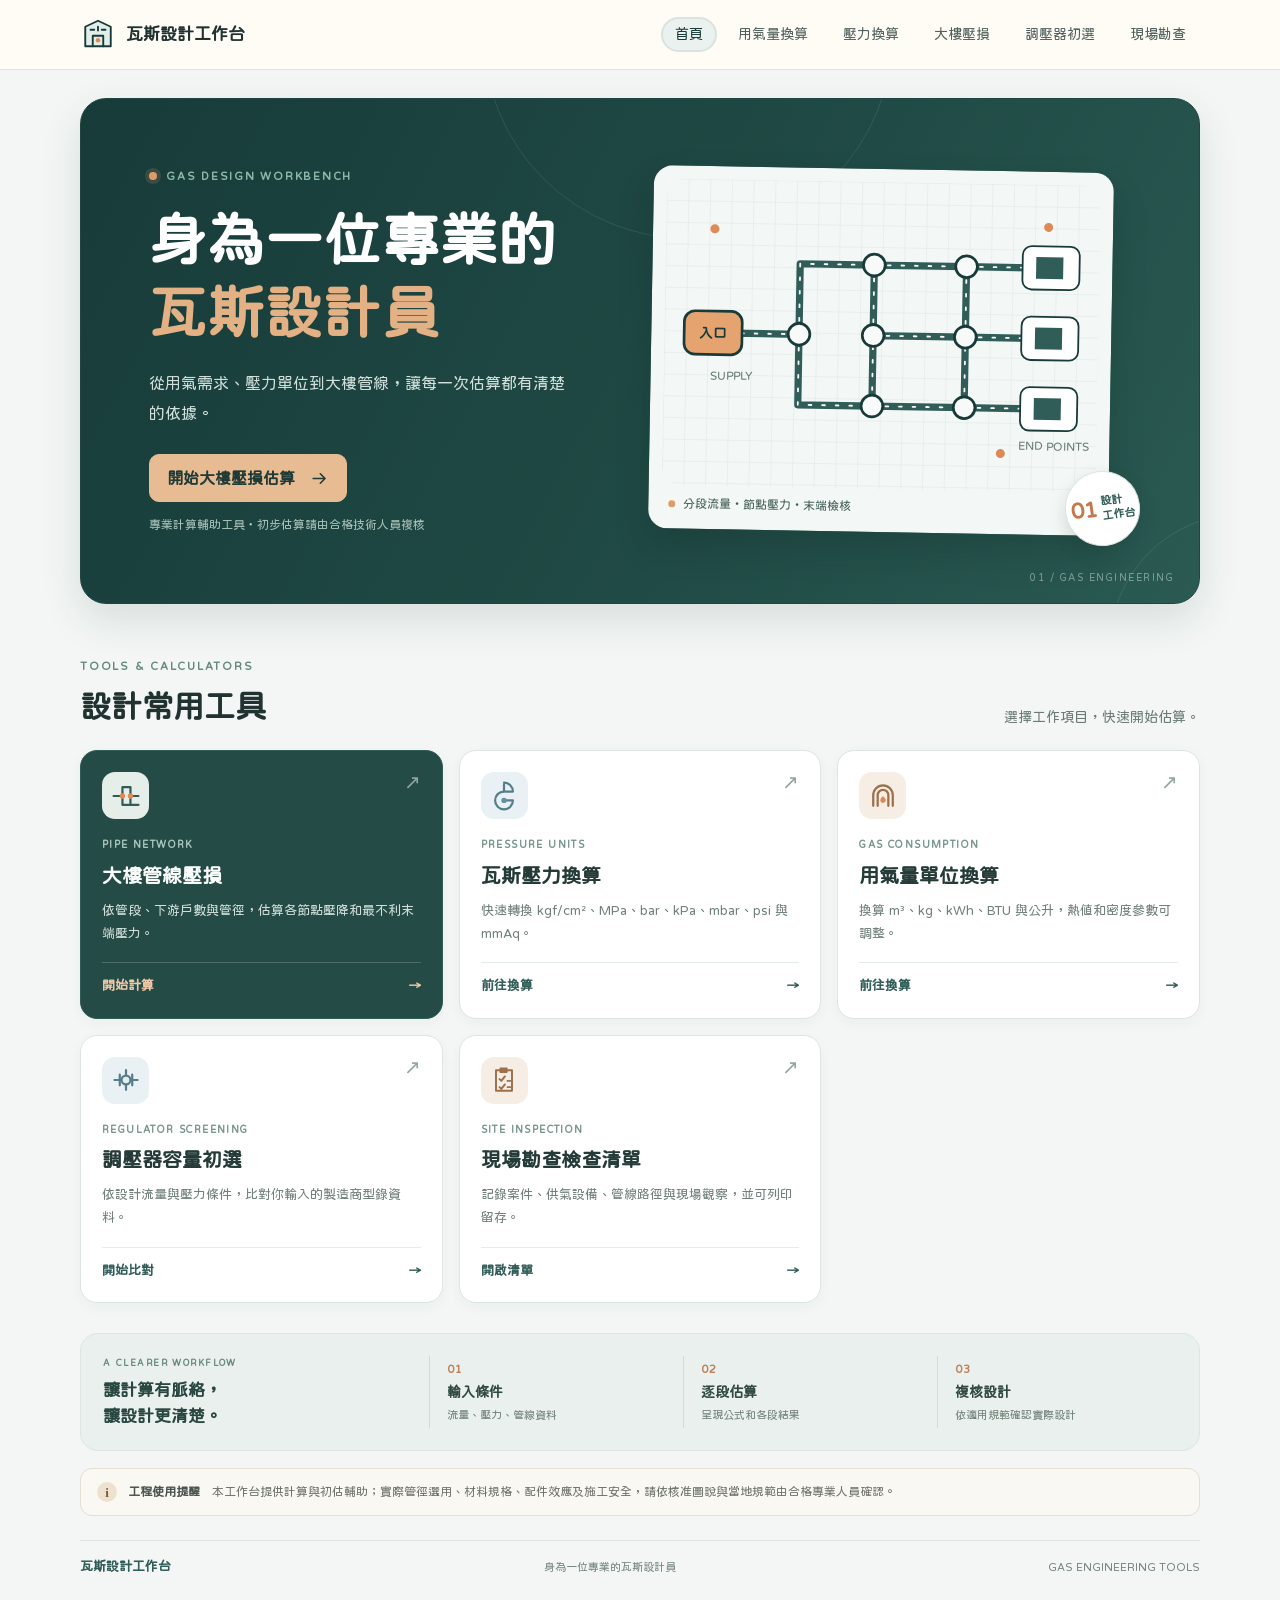
<file: index.html>
<!doctype html>
<html lang="zh-Hant-TW">
<head>
  <meta charset="utf-8">
  <meta name="viewport" content="width=device-width, initial-scale=1, viewport-fit=cover">
  <meta name="theme-color" content="#f4f6f7">
  <meta name="description" content="身為一位專業的瓦斯設計員，使用用氣量、壓力與大樓管線壓損工具，快速完成初步估算。">
  <title>身為一位專業的瓦斯設計員｜瓦斯設計工作台</title>
  <link rel="preconnect" href="https://fonts.googleapis.com">
  <link rel="preconnect" href="https://fonts.gstatic.com" crossorigin>
  <link href="https://fonts.googleapis.com/css2?family=Huninn&display=swap" rel="stylesheet">
  <link rel="stylesheet" href="gas.css">
</head>
<body class="home-page">
  <header class="topbar home-topbar">
    <a class="brand" href="index.html" aria-label="瓦斯設計工作台首頁">
      <svg viewBox="0 0 48 48" aria-hidden="true">
        <path d="M7 39V13l17-8 17 8v26H7Z" fill="#e1eee9" stroke="#183b3a" stroke-width="2.5" stroke-linejoin="round"/>
        <path d="M17 39V25h14v14M14 17h5m10 0h5M24 13v5" fill="none" stroke="#183b3a" stroke-width="2.5" stroke-linecap="round" stroke-linejoin="round"/>
        <circle cx="24" cy="31" r="3" fill="#dd8a57"/>
      </svg>
      <span>瓦斯設計工作台</span>
    </a>
    <nav class="page-nav" aria-label="主選單">
      <a class="page-nav__link page-nav__link--active" href="index.html" aria-current="page">首頁</a>
      <a class="page-nav__link" href="consumption.html">用氣量換算</a>
      <a class="page-nav__link" href="pressure.html">壓力換算</a>
      <a class="page-nav__link" href="pipe-loss.html">大樓壓損</a>
      <a class="page-nav__link" href="regulator.html">調壓器初選</a>
      <a class="page-nav__link" href="checklist.html">現場勘查</a>
    </nav>
  </header>

  <main class="home-main">
    <section class="home-hero" aria-labelledby="home-title">
      <div class="home-hero__copy">
        <p class="home-eyebrow"><span aria-hidden="true"></span> GAS DESIGN WORKBENCH</p>
        <h1 id="home-title">身為一位專業的<br><span>瓦斯設計員</span></h1>
        <p class="home-hero__lead">從用氣需求、壓力單位到大樓管線，讓每一次估算都有清楚的依據。</p>
        <a class="home-cta" href="pipe-loss.html">
          開始大樓壓損估算
          <svg viewBox="0 0 24 24" aria-hidden="true"><path d="M4 12h15m-6-6 6 6-6 6" fill="none" stroke="currentColor" stroke-width="2" stroke-linecap="round" stroke-linejoin="round"/></svg>
        </a>
        <p class="home-hero__note">專業計算輔助工具・初步估算請由合格技術人員複核</p>
      </div>
      <div class="home-hero__visual" aria-hidden="true">
        <div class="schematic">
          <svg viewBox="0 0 480 340">
            <defs>
              <pattern id="grid" width="24" height="24" patternUnits="userSpaceOnUse">
                <path d="M24 0H0V24" fill="none" stroke="#dce5e2" stroke-width="1"/>
              </pattern>
            </defs>
            <rect width="480" height="340" rx="22" fill="url(#grid)"/>
            <path d="M55 170h94m0 0v-78h82m-82 78v78h82m0-156v156m0-156h102m-102 78h102m-102 78h102m0-156v156m0-156h82m-82 78h82m-82 78h82" fill="none" stroke="#315d58" stroke-width="8" stroke-linecap="round" stroke-linejoin="round"/>
            <path d="M55 170h94m0 0v-78h82m-82 78v78h82m0-156v156m0-156h102m-102 78h102m-102 78h102m0-156v156m0-156h82m-82 78h82m-82 78h82" fill="none" stroke="#fff" stroke-width="2" stroke-dasharray="3 12" stroke-linecap="round"/>
            <rect x="22" y="146" width="64" height="48" rx="12" fill="#e4a36f" stroke="#183b3a" stroke-width="3"/>
            <text x="54" y="176" text-anchor="middle" fill="#183b3a" font-size="15" font-weight="700">入口</text>
            <g fill="#f7faf9" stroke="#183b3a" stroke-width="3">
              <circle cx="149" cy="170" r="12"/><circle cx="231" cy="92" r="12"/><circle cx="231" cy="170" r="12"/><circle cx="231" cy="248" r="12"/>
              <circle cx="333" cy="92" r="12"/><circle cx="333" cy="170" r="12"/><circle cx="333" cy="248" r="12"/>
            </g>
            <g fill="#fff" stroke="#183b3a" stroke-width="2">
              <rect x="395" y="68" width="63" height="48" rx="10"/><rect x="395" y="146" width="63" height="48" rx="10"/><rect x="395" y="224" width="63" height="48" rx="10"/>
            </g>
            <g fill="#315d58">
              <path d="M410 104V80h30v24m-22 0V91h14v13"/><path d="M410 182v-24h30v24m-22 0v-13h14v13"/><path d="M410 260v-24h30v24m-22 0v-13h14v13"/>
            </g>
            <g fill="#dd8a57"><circle cx="54" cy="55" r="5"/><circle cx="423" cy="47" r="5"/><circle cx="374" cy="298" r="5"/></g>
            <text x="51" y="222" fill="#657873" font-size="13">SUPPLY</text>
            <text x="393" y="294" fill="#657873" font-size="13">END POINTS</text>
          </svg>
          <div class="schematic__tag"><span></span> 分段流量・節點壓力・末端檢核</div>
        </div>
        <div class="hero-stamp"><strong>01</strong><span>設計<br>工作台</span></div>
      </div>
      <div class="hero-index" aria-hidden="true">01 / GAS ENGINEERING</div>
    </section>

    <section class="tools-section" aria-labelledby="tools-title">
      <div class="home-section-heading">
        <div>
          <p class="home-kicker">TOOLS &amp; CALCULATORS</p>
          <h2 id="tools-title">設計常用工具</h2>
        </div>
        <p>選擇工作項目，快速開始估算。</p>
      </div>

      <div class="tool-grid">
        <a class="tool-card tool-card--featured" href="pipe-loss.html">
          <div class="tool-card__top">
            <span class="tool-card__icon" aria-hidden="true">
              <svg viewBox="0 0 36 36"><path d="M4 18h10V8h9v10h9M14 18v10h9V18m0 0v10h9" fill="none" stroke="currentColor" stroke-width="2.5" stroke-linecap="round" stroke-linejoin="round"/><circle cx="14" cy="18" r="3" fill="#dd8a57"/><circle cx="23" cy="18" r="3" fill="#dd8a57"/></svg>
            </span>
            <span class="tool-card__arrow" aria-hidden="true">↗</span>
          </div>
          <span class="tool-card__eyebrow">PIPE NETWORK</span>
          <h3>大樓管線壓損</h3>
          <p>依管段、下游戶數與管徑，估算各節點壓降和最不利末端壓力。</p>
          <span class="tool-card__link">開始計算 <span aria-hidden="true">→</span></span>
        </a>

        <a class="tool-card" href="pressure.html">
          <div class="tool-card__top">
            <span class="tool-card__icon tool-card__icon--blue" aria-hidden="true">
              <svg viewBox="0 0 36 36"><path d="M18 5v8m0 0a10 10 0 1 0 10 10H18m0-10h10A10 10 0 0 0 18 3" fill="none" stroke="currentColor" stroke-width="2.5" stroke-linecap="round" stroke-linejoin="round"/><circle cx="18" cy="23" r="3" fill="#5f91a4"/></svg>
            </span>
            <span class="tool-card__arrow" aria-hidden="true">↗</span>
          </div>
          <span class="tool-card__eyebrow">PRESSURE UNITS</span>
          <h3>瓦斯壓力換算</h3>
          <p>快速轉換 kgf/cm²、MPa、bar、kPa、mbar、psi 與 mmAq。</p>
          <span class="tool-card__link">前往換算 <span aria-hidden="true">→</span></span>
        </a>

        <a class="tool-card" href="consumption.html">
          <div class="tool-card__top">
            <span class="tool-card__icon tool-card__icon--sand" aria-hidden="true">
              <svg viewBox="0 0 36 36"><path d="M7 29V17a11 11 0 0 1 22 0v12M12 29V17a6 6 0 0 1 12 0v12" fill="none" stroke="currentColor" stroke-width="2.5" stroke-linecap="round"/><path d="M18 18c-3 3-4 5-2 7 2 2 6 0 5-3-.3-1-1-2-3-4Z" fill="#dd8a57"/></svg>
            </span>
            <span class="tool-card__arrow" aria-hidden="true">↗</span>
          </div>
          <span class="tool-card__eyebrow">GAS CONSUMPTION</span>
          <h3>用氣量單位換算</h3>
          <p>換算 m³、kg、kWh、BTU 與公升，熱值和密度參數可調整。</p>
          <span class="tool-card__link">前往換算 <span aria-hidden="true">→</span></span>
        </a>

        <a class="tool-card" href="regulator.html">
          <div class="tool-card__top">
            <span class="tool-card__icon tool-card__icon--blue" aria-hidden="true">
              <svg viewBox="0 0 36 36"><path d="M5 18h6m14 0h6M11 12v12m14-12v12M11 18h14M18 7v5m0 12v5" fill="none" stroke="currentColor" stroke-width="2.5" stroke-linecap="round"/><circle cx="18" cy="18" r="5" fill="#e3eee9" stroke="currentColor" stroke-width="2.5"/></svg>
            </span>
            <span class="tool-card__arrow" aria-hidden="true">↗</span>
          </div>
          <span class="tool-card__eyebrow">REGULATOR SCREENING</span>
          <h3>調壓器容量初選</h3>
          <p>依設計流量與壓力條件，比對你輸入的製造商型錄資料。</p>
          <span class="tool-card__link">開始比對 <span aria-hidden="true">→</span></span>
        </a>

        <a class="tool-card" href="checklist.html">
          <div class="tool-card__top">
            <span class="tool-card__icon tool-card__icon--sand" aria-hidden="true">
              <svg viewBox="0 0 36 36"><path d="M12 7h15v23H9V7h3m2 0V5h7v4h-7Zm-1 10 2 2 4-5m-6 12 2 2 4-5m3-4h3m-3 7h3" fill="none" stroke="currentColor" stroke-width="2.2" stroke-linecap="round" stroke-linejoin="round"/></svg>
            </span>
            <span class="tool-card__arrow" aria-hidden="true">↗</span>
          </div>
          <span class="tool-card__eyebrow">SITE INSPECTION</span>
          <h3>現場勘查檢查清單</h3>
          <p>記錄案件、供氣設備、管線路徑與現場觀察，並可列印留存。</p>
          <span class="tool-card__link">開啟清單 <span aria-hidden="true">→</span></span>
        </a>
      </div>
    </section>

    <section class="method-strip" aria-label="工作流程">
      <div class="method-strip__title">
        <span class="home-kicker">A CLEARER WORKFLOW</span>
        <strong>讓計算有脈絡，<br>讓設計更清楚。</strong>
      </div>
      <div class="method-step"><span>01</span><strong>輸入條件</strong><small>流量、壓力、管線資料</small></div>
      <div class="method-step"><span>02</span><strong>逐段估算</strong><small>呈現公式和各段結果</small></div>
      <div class="method-step"><span>03</span><strong>複核設計</strong><small>依適用規範確認實際設計</small></div>
    </section>

    <aside class="home-disclaimer">
      <span class="home-disclaimer__icon" aria-hidden="true">i</span>
      <p><strong>工程使用提醒</strong>　本工作台提供計算與初估輔助；實際管徑選用、材料規格、配件效應及施工安全，請依核准圖說與當地規範由合格專業人員確認。</p>
    </aside>

    <footer class="home-footer">
      <a class="home-footer__brand" href="index.html">瓦斯設計工作台</a>
      <span>身為一位專業的瓦斯設計員</span>
      <span>GAS ENGINEERING TOOLS</span>
    </footer>
  </main>
</body>
</html>
</file>
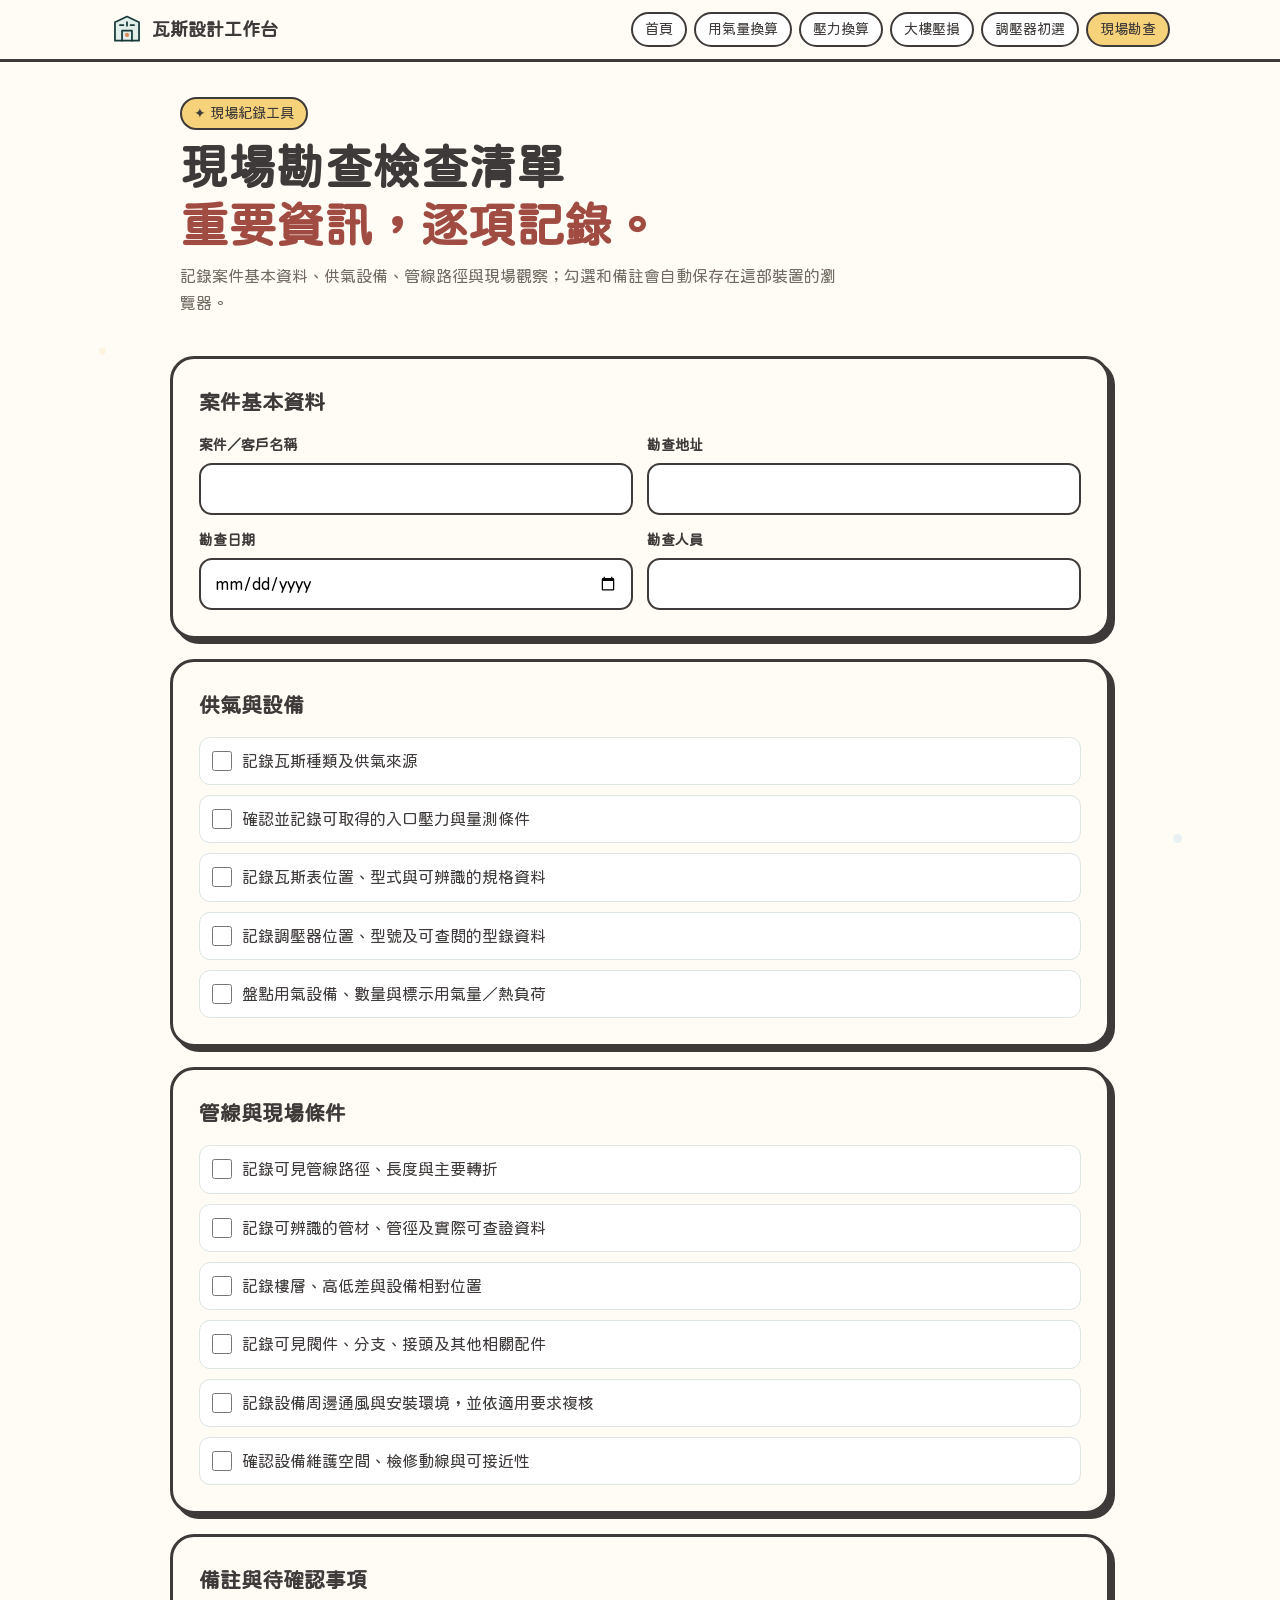
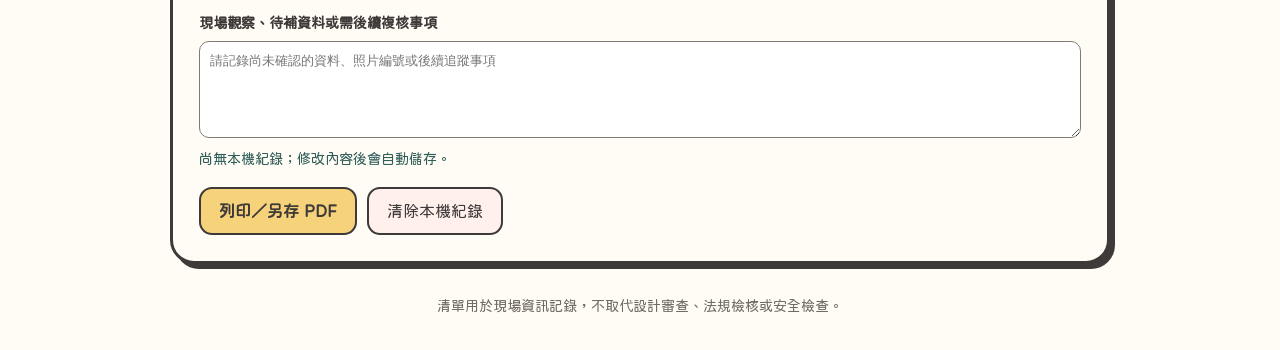
<file: checklist.html>
<!doctype html>
<html lang="zh-Hant-TW">
<head>
  <meta charset="utf-8">
  <meta name="viewport" content="width=device-width, initial-scale=1, viewport-fit=cover">
  <meta name="theme-color" content="#FFFCF6">
  <meta name="description" content="瓦斯設計現場勘查清單，記錄案件、供氣設備、管線路徑與現場觀察。">
  <title>現場勘查檢查清單｜身為一位專業的瓦斯設計員</title>
  <link rel="preconnect" href="https://fonts.googleapis.com">
  <link rel="preconnect" href="https://fonts.gstatic.com" crossorigin>
  <link href="https://fonts.googleapis.com/css2?family=Huninn&display=swap" rel="stylesheet">
  <link rel="stylesheet" href="gas.css">
  <script src="checklist.js" defer></script>
</head>
<body>
  <header class="topbar">
    <a class="brand" href="index.html" aria-label="瓦斯設計工作台首頁">
      <svg viewBox="0 0 48 48" aria-hidden="true">
        <path d="M7 39V13l17-8 17 8v26H7Z" fill="#e1eee9" stroke="#183b3a" stroke-width="2.5" stroke-linejoin="round"/>
        <path d="M17 39V25h14v14M14 17h5m10 0h5M24 13v5" fill="none" stroke="#183b3a" stroke-width="2.5" stroke-linecap="round" stroke-linejoin="round"/>
        <circle cx="24" cy="31" r="3" fill="#dd8a57"/>
      </svg>
      <span>瓦斯設計工作台</span>
    </a>
    <nav class="page-nav" aria-label="主選單">
      <a class="page-nav__link" href="index.html">首頁</a>
      <a class="page-nav__link" href="consumption.html">用氣量換算</a>
      <a class="page-nav__link" href="pressure.html">壓力換算</a>
      <a class="page-nav__link" href="pipe-loss.html">大樓壓損</a>
      <a class="page-nav__link" href="regulator.html">調壓器初選</a>
      <a class="page-nav__link page-nav__link--active" href="checklist.html" aria-current="page">現場勘查</a>
    </nav>
  </header>
  <main class="page">
    <section class="intro pressure-intro" aria-labelledby="page-title">
      <p class="eyebrow"><span aria-hidden="true">✦</span> 現場紀錄工具</p>
      <h1 id="page-title">現場勘查檢查清單<br><span>重要資訊，逐項記錄。</span></h1>
      <p class="intro__copy">記錄案件基本資料、供氣設備、管線路徑與現場觀察；勾選和備註會自動保存在這部裝置的瀏覽器。</p>
    </section>
    <form id="checklist-form">
      <section class="checklist-section card" aria-labelledby="project-title">
        <h2 id="project-title">案件基本資料</h2>
        <div class="checklist-meta">
          <label class="field" for="project-name"><span class="field__label">案件／客戶名稱</span><input id="project-name" type="text" autocomplete="organization"></label>
          <label class="field" for="site-address"><span class="field__label">勘查地址</span><input id="site-address" type="text" autocomplete="street-address"></label>
          <label class="field" for="inspection-date"><span class="field__label">勘查日期</span><input id="inspection-date" type="date"></label>
          <label class="field" for="inspector"><span class="field__label">勘查人員</span><input id="inspector" type="text" autocomplete="name"></label>
        </div>
      </section>
      <section class="checklist-section card" aria-labelledby="supply-title">
        <h2 id="supply-title">供氣與設備</h2>
        <div class="checklist-items">
          <label class="checklist-item"><input type="checkbox" data-check-item="supply-source"><span>記錄瓦斯種類及供氣來源</span></label>
          <label class="checklist-item"><input type="checkbox" data-check-item="inlet-pressure"><span>確認並記錄可取得的入口壓力與量測條件</span></label>
          <label class="checklist-item"><input type="checkbox" data-check-item="meter"><span>記錄瓦斯表位置、型式與可辨識的規格資料</span></label>
          <label class="checklist-item"><input type="checkbox" data-check-item="regulator"><span>記錄調壓器位置、型號及可查閱的型錄資料</span></label>
          <label class="checklist-item"><input type="checkbox" data-check-item="appliances"><span>盤點用氣設備、數量與標示用氣量／熱負荷</span></label>
        </div>
      </section>
      <section class="checklist-section card" aria-labelledby="route-title">
        <h2 id="route-title">管線與現場條件</h2>
        <div class="checklist-items">
          <label class="checklist-item"><input type="checkbox" data-check-item="route"><span>記錄可見管線路徑、長度與主要轉折</span></label>
          <label class="checklist-item"><input type="checkbox" data-check-item="pipe-size"><span>記錄可辨識的管材、管徑及實際可查證資料</span></label>
          <label class="checklist-item"><input type="checkbox" data-check-item="elevation"><span>記錄樓層、高低差與設備相對位置</span></label>
          <label class="checklist-item"><input type="checkbox" data-check-item="fittings"><span>記錄可見閥件、分支、接頭及其他相關配件</span></label>
          <label class="checklist-item"><input type="checkbox" data-check-item="ventilation"><span>記錄設備周邊通風與安裝環境，並依適用要求複核</span></label>
          <label class="checklist-item"><input type="checkbox" data-check-item="access"><span>確認設備維護空間、檢修動線與可接近性</span></label>
        </div>
      </section>
      <section class="checklist-section card" aria-labelledby="notes-title">
        <h2 id="notes-title">備註與待確認事項</h2>
        <label class="field" for="site-notes"><span class="field__label">現場觀察、待補資料或需後續複核事項</span><textarea id="site-notes" rows="5" placeholder="請記錄尚未確認的資料、照片編號或後續追蹤事項"></textarea></label>
        <p id="checklist-status" class="checklist-status" role="status" aria-live="polite"></p>
        <div class="checklist-actions">
          <button class="button button--primary" id="print-checklist" type="button">列印／另存 PDF</button>
          <button class="button button--danger" id="clear-checklist" type="button">清除本機紀錄</button>
        </div>
      </section>
    </form>
    <footer class="footer">清單用於現場資訊記錄，不取代設計審查、法規檢核或安全檢查。</footer>
  </main>
</body>
</html>
</file>
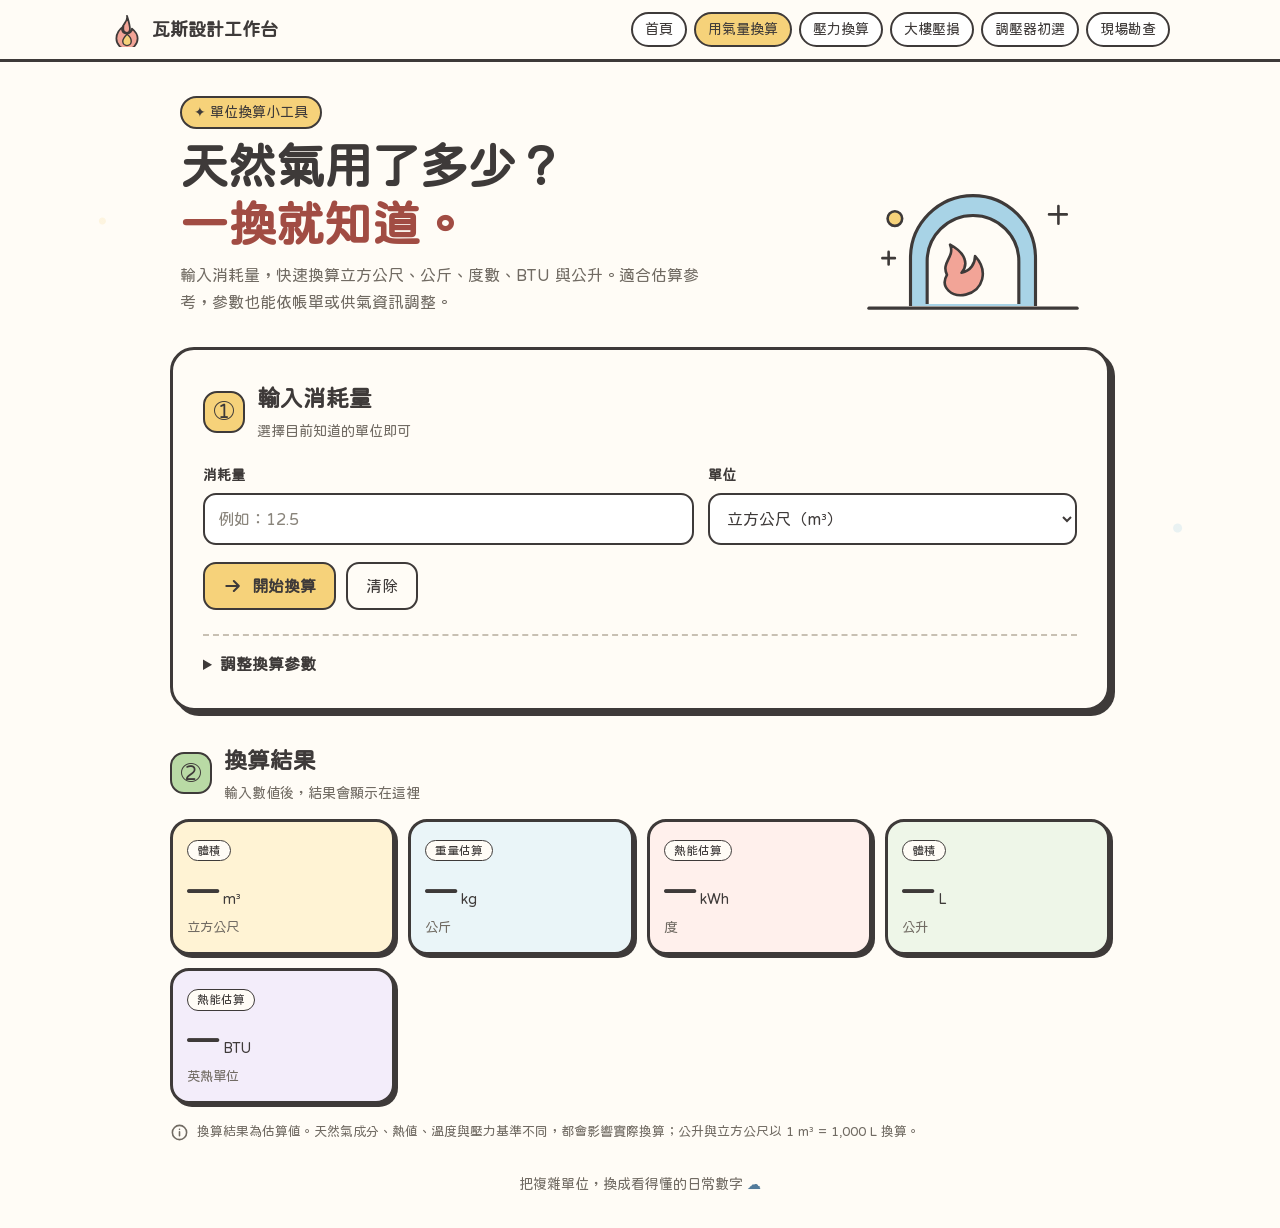
<file: consumption.html>
<!doctype html>
<html lang="zh-Hant-TW">
<head>
  <meta charset="utf-8">
  <meta name="viewport" content="width=device-width, initial-scale=1, viewport-fit=cover">
  <meta name="theme-color" content="#FFFCF6">
  <meta name="description" content="天然氣消耗量單位換算工具，可換算立方公尺、公斤、度（kWh）、BTU 與公升。">
  <title>用氣量換算｜身為一位專業的瓦斯設計員</title>
  <link rel="preconnect" href="https://fonts.googleapis.com">
  <link rel="preconnect" href="https://fonts.gstatic.com" crossorigin>
  <link href="https://fonts.googleapis.com/css2?family=Huninn&display=swap" rel="stylesheet">
  <link rel="stylesheet" href="gas.css">
  <script src="gas.js" defer></script>
</head>
<body>
  <header class="topbar">
    <a class="brand" href="index.html" aria-label="瓦斯設計工作台首頁">
      <svg viewBox="0 0 48 48" aria-hidden="true">
        <path d="M24 4c2 9-7 11-7 19 0 4 3 6 7 6s7-3 7-7c5 4 8 9 8 14a15 15 0 0 1-30 0c0-7 4-13 10-17-1 6 1 9 5 9 5 0 6-5 0-24Z" fill="#F2A497" stroke="#3E3A39" stroke-width="2.5" stroke-linejoin="round"/>
        <path d="M24 30c-4 4-6 7-6 10a6 6 0 0 0 12 0c0-3-2-7-6-10Z" fill="#F6D27A" stroke="#3E3A39" stroke-width="2"/>
      </svg>
      <span>瓦斯設計工作台</span>
    </a>
    <nav class="page-nav" aria-label="瓦斯換算工具">
      <a class="page-nav__link" href="index.html">首頁</a>
      <a class="page-nav__link page-nav__link--active" href="consumption.html" aria-current="page">用氣量換算</a>
      <a class="page-nav__link" href="pressure.html">壓力換算</a>
      <a class="page-nav__link" href="pipe-loss.html">大樓壓損</a>
      <a class="page-nav__link" href="regulator.html">調壓器初選</a>
      <a class="page-nav__link" href="checklist.html">現場勘查</a>
    </nav>
  </header>

  <main class="page">
    <section class="intro" aria-labelledby="page-title">
      <p class="eyebrow"><span aria-hidden="true">✦</span> 單位換算小工具</p>
      <h1 id="page-title">天然氣用了多少？<br><span>一換就知道。</span></h1>
      <p class="intro__copy">輸入消耗量，快速換算立方公尺、公斤、度數、BTU 與公升。適合估算參考，參數也能依帳單或供氣資訊調整。</p>
      <div class="doodle" aria-hidden="true">
        <svg viewBox="0 0 240 150">
          <path d="M20 124h200" fill="none" stroke="#3E3A39" stroke-width="3" stroke-linecap="round"/>
          <path d="M60 122V76a60 60 0 0 1 120 0v46" fill="#A8D3E6" stroke="#3E3A39" stroke-width="3"/>
          <path d="M76 120V79a44 44 0 0 1 88 0v41" fill="#FFFCF6" stroke="#3E3A39" stroke-width="3"/>
          <path d="M95 92c-6-12 8-17 3-29 15 8 18 19 11 27 9-2 13-9 13-16 13 14 8 33-9 37-13 3-25-7-18-19Z" fill="#F2A497" stroke="#3E3A39" stroke-width="2.5" stroke-linejoin="round"/>
          <circle cx="45" cy="38" r="7" fill="#F6D27A" stroke="#3E3A39" stroke-width="2.5"/>
          <path d="M193 34h17m-8-8v17" stroke="#3E3A39" stroke-width="2.5" stroke-linecap="round"/>
          <path d="M33 76h12m-6-6v12" stroke="#3E3A39" stroke-width="2.5" stroke-linecap="round"/>
        </svg>
      </div>
    </section>

    <section class="calculator card" aria-labelledby="calculator-title">
      <div class="section-title">
        <span class="section-icon" aria-hidden="true">①</span>
        <div>
          <h2 id="calculator-title">輸入消耗量</h2>
          <p>選擇目前知道的單位即可</p>
        </div>
      </div>

      <form id="conversion-form" novalidate>
        <div class="input-row">
          <label class="field" for="amount">
            <span class="field__label">消耗量</span>
            <input id="amount" name="amount" type="number" min="0" step="any" inputmode="decimal" placeholder="例如：12.5" aria-describedby="form-error">
          </label>
          <label class="field field--unit" for="unit">
            <span class="field__label">單位</span>
            <select id="unit" name="unit">
              <option value="m3">立方公尺（m³）</option>
              <option value="kg">公斤（kg）</option>
              <option value="kwh">度（kWh）</option>
              <option value="btu">英熱單位（BTU）</option>
              <option value="l">公升（L）</option>
            </select>
          </label>
        </div>
        <p id="form-error" class="form-error" role="alert" hidden></p>
        <div class="actions">
          <button class="button button--primary" type="submit">
            <svg viewBox="0 0 24 24" aria-hidden="true"><path d="M4 12h15m-6-6 6 6-6 6" fill="none" stroke="currentColor" stroke-width="2.5" stroke-linecap="round" stroke-linejoin="round"/></svg>
            開始換算
          </button>
          <button class="button button--quiet" id="clear-button" type="reset">清除</button>
        </div>
      </form>

      <details class="settings">
        <summary>調整換算參數</summary>
        <p class="settings__hint">預設為估算值；若有帳單或供氣商提供的資料，請以實際資訊替換。</p>
        <div class="settings__grid">
          <label class="field" for="energy-factor">
            <span class="field__label">每立方公尺熱值（kWh/m³）</span>
            <input id="energy-factor" type="number" min="0" step="any" value="10.55" inputmode="decimal">
          </label>
          <label class="field" for="density-factor">
            <span class="field__label">每立方公尺重量（kg/m³）</span>
            <input id="density-factor" type="number" min="0" step="any" value="0.72" inputmode="decimal">
          </label>
        </div>
      </details>
    </section>

    <section class="results" aria-labelledby="results-title" aria-live="polite">
      <div class="section-title section-title--results">
        <span class="section-icon section-icon--green" aria-hidden="true">②</span>
        <div>
          <h2 id="results-title">換算結果</h2>
          <p id="result-caption">輸入數值後，結果會顯示在這裡</p>
        </div>
      </div>
      <div class="result-grid">
        <article class="result-card result-card--yellow">
          <span class="result-card__label">體積</span>
          <p class="result-value"><output id="result-m3">—</output><span>m³</span></p>
          <small>立方公尺</small>
        </article>
        <article class="result-card result-card--blue">
          <span class="result-card__label">重量估算</span>
          <p class="result-value"><output id="result-kg">—</output><span>kg</span></p>
          <small>公斤</small>
        </article>
        <article class="result-card result-card--coral">
          <span class="result-card__label">熱能估算</span>
          <p class="result-value"><output id="result-kwh">—</output><span>kWh</span></p>
          <small>度</small>
        </article>
        <article class="result-card result-card--green">
          <span class="result-card__label">體積</span>
          <p class="result-value"><output id="result-l">—</output><span>L</span></p>
          <small>公升</small>
        </article>
        <article class="result-card result-card--purple">
          <span class="result-card__label">熱能估算</span>
          <p class="result-value"><output id="result-btu">—</output><span>BTU</span></p>
          <small>英熱單位</small>
        </article>
      </div>
      <p class="disclaimer">
        <svg viewBox="0 0 24 24" aria-hidden="true"><circle cx="12" cy="12" r="9" fill="none" stroke="currentColor" stroke-width="2"/><path d="M12 11v5m0-8h.01" stroke="currentColor" stroke-width="2" stroke-linecap="round"/></svg>
        換算結果為估算值。天然氣成分、熱值、溫度與壓力基準不同，都會影響實際換算；公升與立方公尺以 1 m³ = 1,000 L 換算。
      </p>
    </section>

    <footer class="footer">把複雜單位，換成看得懂的日常數字 <span aria-hidden="true">☁</span></footer>
  </main>
</body>
</html>
</file>
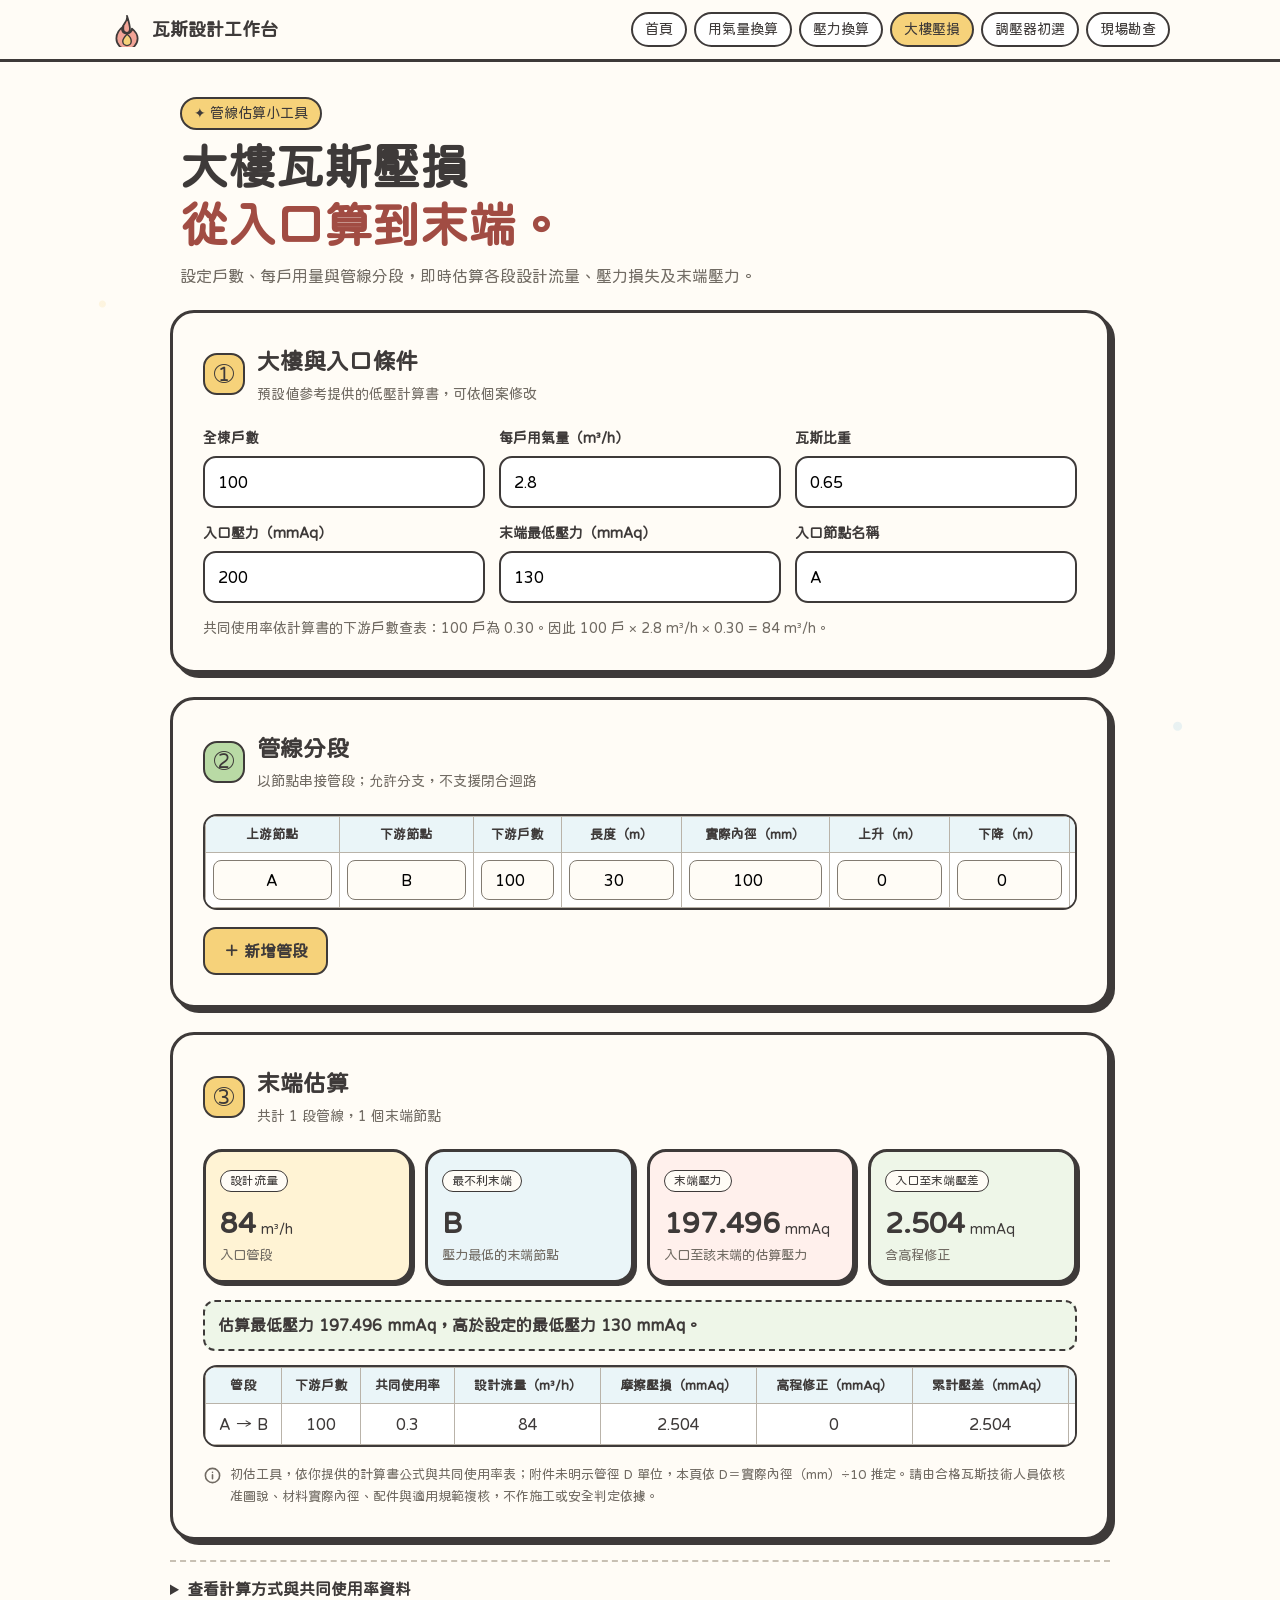
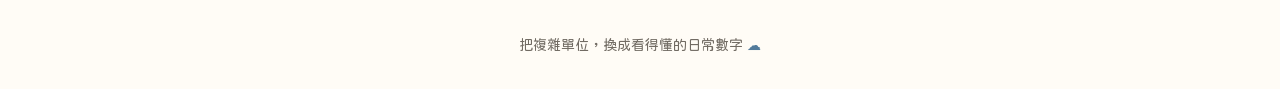
<file: pipe-loss.html>
<!doctype html>
<html lang="zh-Hant-TW">
<head>
  <meta charset="utf-8">
  <meta name="viewport" content="width=device-width, initial-scale=1, viewport-fit=cover">
  <meta name="theme-color" content="#FFFCF6">
  <meta name="description" content="依集合住宅低壓流量計算書估算天然氣大樓管線分段壓損與末端壓力。">
  <title>大樓管線壓損估算｜身為一位專業的瓦斯設計員</title>
  <link rel="preconnect" href="https://fonts.googleapis.com">
  <link rel="preconnect" href="https://fonts.gstatic.com" crossorigin>
  <link href="https://fonts.googleapis.com/css2?family=Huninn&display=swap" rel="stylesheet">
  <link rel="stylesheet" href="gas.css">
  <script src="pipe-loss.js?v=1" defer></script>
</head>
<body>
  <header class="topbar">
    <a class="brand" href="index.html" aria-label="瓦斯設計工作台首頁">
      <svg viewBox="0 0 48 48" aria-hidden="true">
        <path d="M24 4c2 9-7 11-7 19 0 4 3 6 7 6s7-3 7-7c5 4 8 9 8 14a15 15 0 0 1-30 0c0-7 4-13 10-17-1 6 1 9 5 9 5 0 6-5 0-24Z" fill="#F2A497" stroke="#3E3A39" stroke-width="2.5" stroke-linejoin="round"/>
        <path d="M24 30c-4 4-6 7-6 10a6 6 0 0 0 12 0c0-3-2-7-6-10Z" fill="#F6D27A" stroke="#3E3A39" stroke-width="2"/>
      </svg>
      <span>瓦斯設計工作台</span>
    </a>
    <nav class="page-nav" aria-label="瓦斯換算工具">
      <a class="page-nav__link" href="index.html">首頁</a>
      <a class="page-nav__link" href="consumption.html">用氣量換算</a>
      <a class="page-nav__link" href="pressure.html">壓力換算</a>
      <a class="page-nav__link page-nav__link--active" href="pipe-loss.html" aria-current="page">大樓壓損</a>
      <a class="page-nav__link" href="regulator.html">調壓器初選</a>
      <a class="page-nav__link" href="checklist.html">現場勘查</a>
    </nav>
  </header>

  <main class="page">
    <section class="intro pressure-intro" aria-labelledby="page-title">
      <p class="eyebrow"><span aria-hidden="true">✦</span> 管線估算小工具</p>
      <h1 id="page-title">大樓瓦斯壓損<br><span>從入口算到末端。</span></h1>
      <p class="intro__copy">設定戶數、每戶用量與管線分段，即時估算各段設計流量、壓力損失及末端壓力。</p>
    </section>

    <form id="loss-form" novalidate>
      <section class="pressure-card card" aria-labelledby="building-title">
        <div class="section-title">
          <span class="section-icon" aria-hidden="true">①</span>
          <div>
            <h2 id="building-title">大樓與入口條件</h2>
            <p>預設值參考提供的低壓計算書，可依個案修改</p>
          </div>
        </div>
        <div class="building-fields">
          <label class="field" for="total-households">
            <span class="field__label">全棟戶數</span>
            <input id="total-households" type="number" min="1" max="1000" step="1" value="100" inputmode="numeric">
          </label>
          <label class="field" for="unit-flow">
            <span class="field__label">每戶用氣量（m³/h）</span>
            <input id="unit-flow" type="number" min="0.001" step="any" value="2.8" inputmode="decimal">
          </label>
          <label class="field" for="gas-gravity">
            <span class="field__label">瓦斯比重</span>
            <input id="gas-gravity" type="number" min="0.001" max="1" step="any" value="0.65" inputmode="decimal">
          </label>
          <label class="field" for="inlet-pressure">
            <span class="field__label">入口壓力（mmAq）</span>
            <input id="inlet-pressure" type="number" min="0" step="any" value="200" inputmode="decimal">
          </label>
          <label class="field" for="minimum-pressure">
            <span class="field__label">末端最低壓力（mmAq）</span>
            <input id="minimum-pressure" type="number" min="0" step="any" value="130" inputmode="decimal">
          </label>
          <label class="field" for="source-node">
            <span class="field__label">入口節點名稱</span>
            <input id="source-node" type="text" maxlength="24" value="A">
          </label>
        </div>
        <p class="settings__hint">共同使用率依計算書的下游戶數查表：100 戶為 0.30。因此 100 戶 × 2.8 m³/h × 0.30 = 84 m³/h。</p>
      </section>

      <section class="pressure-card card segments-card" aria-labelledby="segments-title">
        <div class="section-title">
          <span class="section-icon section-icon--green" aria-hidden="true">②</span>
          <div>
            <h2 id="segments-title">管線分段</h2>
            <p>以節點串接管段；允許分支，不支援閉合迴路</p>
          </div>
        </div>
        <div class="segment-table-wrap">
          <table class="segment-table">
            <thead>
              <tr>
                <th scope="col">上游節點</th>
                <th scope="col">下游節點</th>
                <th scope="col">下游戶數</th>
                <th scope="col">長度（m）</th>
                <th scope="col">實際內徑（mm）</th>
                <th scope="col">上升（m）</th>
                <th scope="col">下降（m）</th>
                <th scope="col" aria-label="操作"></th>
              </tr>
            </thead>
            <tbody id="segment-rows">
              <tr class="segment-row">
                <td><input data-field="from" aria-label="管段 1 上游節點" value="A" maxlength="24"></td>
                <td><input data-field="to" aria-label="管段 1 下游節點" value="B" maxlength="24"></td>
                <td><input data-field="households" aria-label="管段 1 下游戶數" type="number" min="1" max="1000" step="1" value="100" inputmode="numeric"></td>
                <td><input data-field="length" aria-label="管段 1 長度（公尺）" type="number" min="0" step="any" value="30" inputmode="decimal"></td>
                <td><input data-field="diameter" aria-label="管段 1 實際內徑（毫米）" type="number" min="0.1" step="any" value="100" inputmode="decimal"></td>
                <td><input data-field="rise" aria-label="管段 1 上升高度（公尺）" type="number" min="0" step="any" value="0" inputmode="decimal"></td>
                <td><input data-field="fall" aria-label="管段 1 下降高度（公尺）" type="number" min="0" step="any" value="0" inputmode="decimal"></td>
                <td><button class="remove-segment" type="button" aria-label="移除管段 1" disabled>移除</button></td>
              </tr>
            </tbody>
          </table>
        </div>
        <div class="actions">
          <button class="button button--primary" id="add-segment" type="button">＋ 新增管段</button>
        </div>
        <p id="loss-error" class="form-error" role="alert" hidden></p>
      </section>
    </form>

    <section class="pressure-card card loss-output" aria-labelledby="summary-title" aria-live="polite">
      <div class="section-title">
        <span class="section-icon" aria-hidden="true">③</span>
        <div>
          <h2 id="summary-title">末端估算</h2>
          <p id="summary-caption">修改條件或管段後即時更新</p>
        </div>
      </div>
      <div class="result-grid loss-summary">
        <article class="result-card result-card--yellow">
          <span class="result-card__label">設計流量</span>
          <p class="result-value"><output id="summary-flow">—</output><span>m³/h</span></p>
          <small>入口管段</small>
        </article>
        <article class="result-card result-card--blue">
          <span class="result-card__label">最不利末端</span>
          <p class="result-value"><output id="summary-node">—</output></p>
          <small>壓力最低的末端節點</small>
        </article>
        <article class="result-card result-card--coral">
          <span class="result-card__label">末端壓力</span>
          <p class="result-value"><output id="summary-pressure">—</output><span>mmAq</span></p>
          <small>入口至該末端的估算壓力</small>
        </article>
        <article class="result-card result-card--green">
          <span class="result-card__label">入口至末端壓差</span>
          <p class="result-value"><output id="summary-drop">—</output><span>mmAq</span></p>
          <small>含高程修正</small>
        </article>
      </div>
      <p id="pressure-status" class="pressure-status" role="status">請確認管段資料與設計條件。</p>

      <div class="segment-table-wrap result-table-wrap">
        <table class="segment-table result-table">
          <thead>
            <tr>
              <th scope="col">管段</th>
              <th scope="col">下游戶數</th>
              <th scope="col">共同使用率</th>
              <th scope="col">設計流量（m³/h）</th>
              <th scope="col">摩擦壓損（mmAq）</th>
              <th scope="col">高程修正（mmAq）</th>
              <th scope="col">累計壓差（mmAq）</th>
              <th scope="col">下游壓力（mmAq）</th>
            </tr>
          </thead>
          <tbody id="result-rows"></tbody>
        </table>
      </div>
      <p class="disclaimer">
        <svg viewBox="0 0 24 24" aria-hidden="true"><circle cx="12" cy="12" r="9" fill="none" stroke="currentColor" stroke-width="2"/><path d="M12 11v5m0-8h.01" stroke="currentColor" stroke-width="2" stroke-linecap="round"/></svg>
        初估工具，依你提供的計算書公式與共同使用率表；附件未明示管徑 D 單位，本頁依 D＝實際內徑（mm）÷10 推定。請由合格瓦斯技術人員依核准圖說、材料實際內徑、配件與適用規範複核，不作施工或安全判定依據。
      </p>
    </section>

    <details class="formula-note">
      <summary>查看計算方式與共同使用率資料</summary>
      <p>各段設計流量＝每戶流量 × 該段下游戶數 × 共同使用率。共同使用率採附件查表的近似查找方式（不超過該戶數的最大表列戶數）。</p>
      <p>管段壓差依附件公式計算：摩擦壓損＝Q² × 瓦斯比重 × L ÷ [(0.888 × (1＋4.35/D)<sup>−1/2</sup>)² × D⁵]；高程修正＝1.293 × (1−瓦斯比重) × (下降高度−上升高度)。沿上游節點逐段累加，末端壓力＝入口壓力−累計壓差。</p>
      <p>共同使用率資料來源：使用者提供的「集合住宅低壓流量計算書」工作表查表。此係數表不代表通用法規或其他瓦斯公司的設計係數。</p>
    </details>

    <footer class="footer">把複雜單位，換成看得懂的日常數字 <span aria-hidden="true">☁</span></footer>
  </main>

  <template id="segment-template">
    <tr class="segment-row">
      <td><input data-field="from" maxlength="24"></td>
      <td><input data-field="to" maxlength="24"></td>
      <td><input data-field="households" type="number" min="1" max="1000" step="1" inputmode="numeric"></td>
      <td><input data-field="length" type="number" min="0" step="any" inputmode="decimal"></td>
      <td><input data-field="diameter" type="number" min="0.1" step="any" inputmode="decimal"></td>
      <td><input data-field="rise" type="number" min="0" step="any" value="0" inputmode="decimal"></td>
      <td><input data-field="fall" type="number" min="0" step="any" value="0" inputmode="decimal"></td>
      <td><button class="remove-segment" type="button">移除</button></td>
    </tr>
  </template>
</body>
</html>
</file>
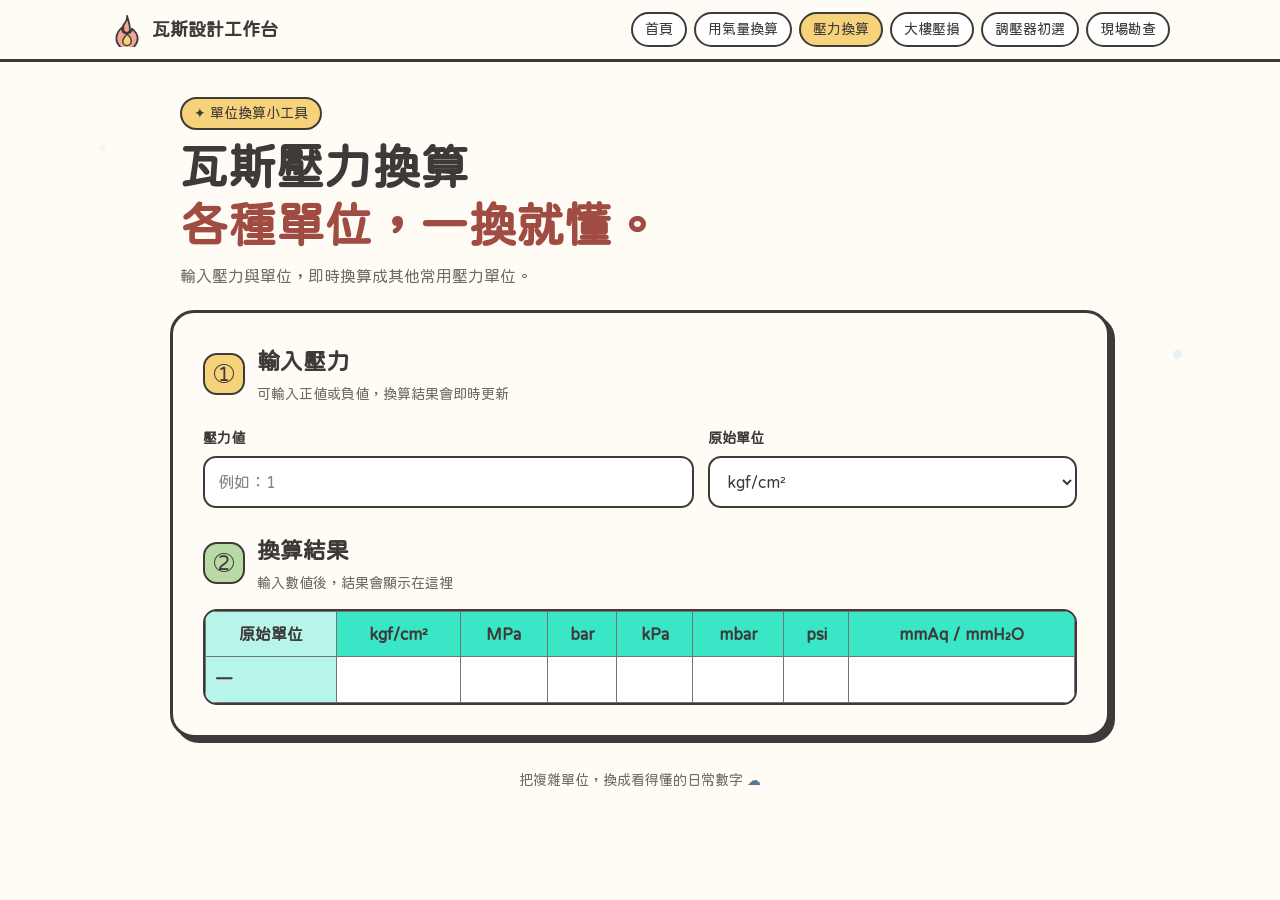
<file: pressure.html>
<!doctype html>
<html lang="zh-Hant-TW">
<head>
  <meta charset="utf-8">
  <meta name="viewport" content="width=device-width, initial-scale=1, viewport-fit=cover">
  <meta name="theme-color" content="#FFFCF6">
  <meta name="description" content="瓦斯壓力單位換算工具，支援 kgf/cm²、MPa、bar、kPa、mbar、psi 與 mmAq。">
  <title>瓦斯壓力換算｜身為一位專業的瓦斯設計員</title>
  <link rel="preconnect" href="https://fonts.googleapis.com">
  <link rel="preconnect" href="https://fonts.gstatic.com" crossorigin>
  <link href="https://fonts.googleapis.com/css2?family=Huninn&display=swap" rel="stylesheet">
  <link rel="stylesheet" href="gas.css">
  <script src="pressure.js?v=2" defer></script>
</head>
<body>
  <header class="topbar">
    <a class="brand" href="index.html" aria-label="瓦斯設計工作台首頁">
      <svg viewBox="0 0 48 48" aria-hidden="true">
        <path d="M24 4c2 9-7 11-7 19 0 4 3 6 7 6s7-3 7-7c5 4 8 9 8 14a15 15 0 0 1-30 0c0-7 4-13 10-17-1 6 1 9 5 9 5 0 6-5 0-24Z" fill="#F2A497" stroke="#3E3A39" stroke-width="2.5" stroke-linejoin="round"/>
        <path d="M24 30c-4 4-6 7-6 10a6 6 0 0 0 12 0c0-3-2-7-6-10Z" fill="#F6D27A" stroke="#3E3A39" stroke-width="2"/>
      </svg>
      <span>瓦斯設計工作台</span>
    </a>
    <nav class="page-nav" aria-label="瓦斯換算工具">
      <a class="page-nav__link" href="index.html">首頁</a>
      <a class="page-nav__link" href="consumption.html">用氣量換算</a>
      <a class="page-nav__link page-nav__link--active" href="pressure.html" aria-current="page">壓力換算</a>
      <a class="page-nav__link" href="pipe-loss.html">大樓壓損</a>
      <a class="page-nav__link" href="regulator.html">調壓器初選</a>
      <a class="page-nav__link" href="checklist.html">現場勘查</a>
    </nav>
  </header>

  <main class="page">
    <section class="intro pressure-intro" aria-labelledby="page-title">
      <p class="eyebrow"><span aria-hidden="true">✦</span> 單位換算小工具</p>
      <h1 id="page-title">瓦斯壓力換算<br><span>各種單位，一換就懂。</span></h1>
      <p class="intro__copy">輸入壓力與單位，即時換算成其他常用壓力單位。</p>
    </section>

    <section class="pressure-card card" aria-labelledby="calculator-title">
      <div class="section-title">
        <span class="section-icon" aria-hidden="true">①</span>
        <div>
          <h2 id="calculator-title">輸入壓力</h2>
          <p>可輸入正值或負值，換算結果會即時更新</p>
        </div>
      </div>
      <form id="pressure-form" novalidate>
        <div class="input-row">
          <label class="field" for="pressure-amount">
            <span class="field__label">壓力值</span>
            <input id="pressure-amount" name="amount" type="number" step="any" inputmode="decimal" placeholder="例如：1" aria-describedby="pressure-error">
          </label>
          <label class="field field--unit" for="pressure-unit">
            <span class="field__label">原始單位</span>
            <select id="pressure-unit" name="unit"></select>
          </label>
        </div>
        <p id="pressure-error" class="form-error" role="alert" hidden></p>
      </form>

      <section class="pressure-results" aria-labelledby="results-title" aria-live="polite">
        <div class="section-title section-title--results">
          <span class="section-icon section-icon--green" aria-hidden="true">②</span>
          <div>
            <h2 id="results-title">換算結果</h2>
            <p id="pressure-caption">輸入數值後，結果會顯示在這裡</p>
          </div>
        </div>
        <div class="table-wrap">
          <table class="conversion-table" aria-label="輸入壓力換算結果">
            <thead><tr id="result-head"><th scope="col">原始單位</th></tr></thead>
            <tbody><tr id="result-row"><th id="result-source" scope="row">—</th></tr></tbody>
          </table>
        </div>
      </section>
    </section>

    <footer class="footer">把複雜單位，換成看得懂的日常數字 <span aria-hidden="true">☁</span></footer>
  </main>
</body>
</html>
</file>
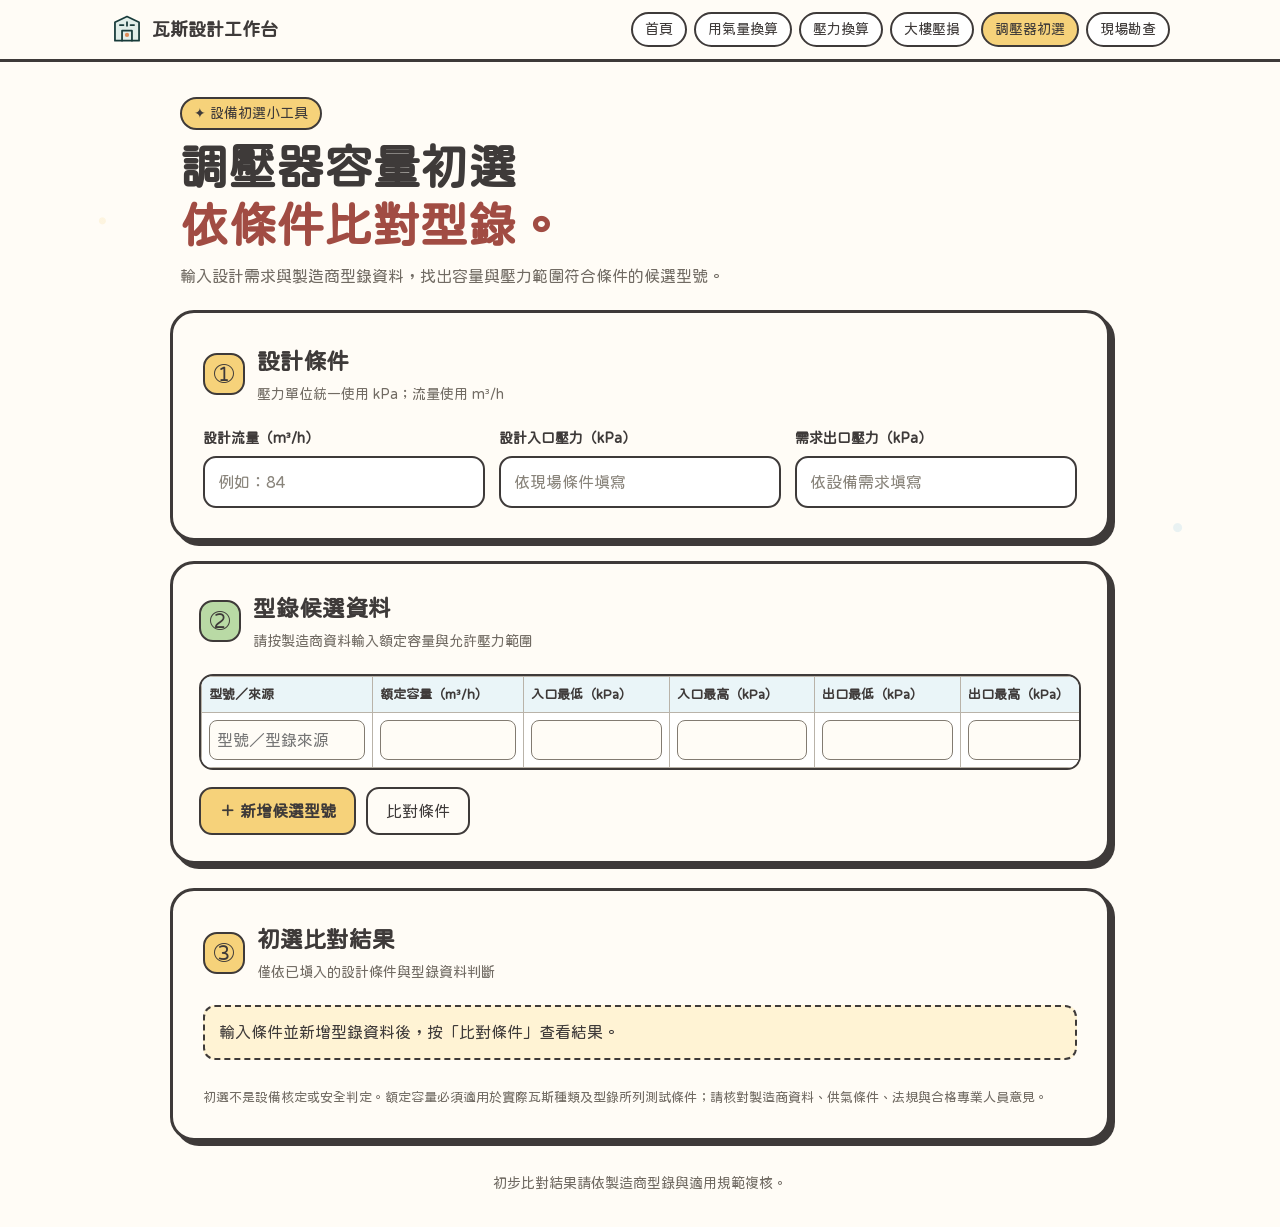
<file: regulator.html>
<!doctype html>
<html lang="zh-Hant-TW">
<head>
  <meta charset="utf-8">
  <meta name="viewport" content="width=device-width, initial-scale=1, viewport-fit=cover">
  <meta name="theme-color" content="#FFFCF6">
  <meta name="description" content="使用設計流量與製造商型錄資料，進行瓦斯調壓器容量及壓力條件初步比對。">
  <title>調壓器容量初選｜身為一位專業的瓦斯設計員</title>
  <link rel="preconnect" href="https://fonts.googleapis.com">
  <link rel="preconnect" href="https://fonts.gstatic.com" crossorigin>
  <link href="https://fonts.googleapis.com/css2?family=Huninn&display=swap" rel="stylesheet">
  <link rel="stylesheet" href="gas.css">
  <script src="regulator.js" defer></script>
</head>
<body>
  <header class="topbar">
    <a class="brand" href="index.html" aria-label="瓦斯設計工作台首頁">
      <svg viewBox="0 0 48 48" aria-hidden="true">
        <path d="M7 39V13l17-8 17 8v26H7Z" fill="#e1eee9" stroke="#183b3a" stroke-width="2.5" stroke-linejoin="round"/>
        <path d="M17 39V25h14v14M14 17h5m10 0h5M24 13v5" fill="none" stroke="#183b3a" stroke-width="2.5" stroke-linecap="round" stroke-linejoin="round"/>
        <circle cx="24" cy="31" r="3" fill="#dd8a57"/>
      </svg>
      <span>瓦斯設計工作台</span>
    </a>
    <nav class="page-nav" aria-label="主選單">
      <a class="page-nav__link" href="index.html">首頁</a>
      <a class="page-nav__link" href="consumption.html">用氣量換算</a>
      <a class="page-nav__link" href="pressure.html">壓力換算</a>
      <a class="page-nav__link" href="pipe-loss.html">大樓壓損</a>
      <a class="page-nav__link page-nav__link--active" href="regulator.html" aria-current="page">調壓器初選</a>
      <a class="page-nav__link" href="checklist.html">現場勘查</a>
    </nav>
  </header>
  <main class="page">
    <section class="intro pressure-intro" aria-labelledby="page-title">
      <p class="eyebrow"><span aria-hidden="true">✦</span> 設備初選小工具</p>
      <h1 id="page-title">調壓器容量初選<br><span>依條件比對型錄。</span></h1>
      <p class="intro__copy">輸入設計需求與製造商型錄資料，找出容量與壓力範圍符合條件的候選型號。</p>
    </section>
    <form id="regulator-form" novalidate>
      <section class="pressure-card card" aria-labelledby="design-title">
        <div class="section-title">
          <span class="section-icon" aria-hidden="true">①</span>
          <div><h2 id="design-title">設計條件</h2><p>壓力單位統一使用 kPa；流量使用 m³/h</p></div>
        </div>
        <div class="building-fields">
          <label class="field" for="design-flow"><span class="field__label">設計流量（m³/h）</span><input id="design-flow" type="number" min="0.001" step="any" required inputmode="decimal" placeholder="例如：84"></label>
          <label class="field" for="design-inlet"><span class="field__label">設計入口壓力（kPa）</span><input id="design-inlet" type="number" min="0" step="any" required inputmode="decimal" placeholder="依現場條件填寫"></label>
          <label class="field" for="design-outlet"><span class="field__label">需求出口壓力（kPa）</span><input id="design-outlet" type="number" min="0" step="any" required inputmode="decimal" placeholder="依設備需求填寫"></label>
        </div>
      </section>
      <section class="candidate-card card" aria-labelledby="candidate-title">
        <div class="section-title">
          <span class="section-icon section-icon--green" aria-hidden="true">②</span>
          <div><h2 id="candidate-title">型錄候選資料</h2><p>請按製造商資料輸入額定容量與允許壓力範圍</p></div>
        </div>
        <div class="candidate-table-wrap">
          <table class="candidate-table">
            <thead><tr><th scope="col">型號／來源</th><th scope="col">額定容量（m³/h）</th><th scope="col">入口最低（kPa）</th><th scope="col">入口最高（kPa）</th><th scope="col">出口最低（kPa）</th><th scope="col">出口最高（kPa）</th><th scope="col">操作</th></tr></thead>
            <tbody id="candidate-rows"></tbody>
          </table>
        </div>
        <div class="actions">
          <button class="button button--primary" id="add-candidate" type="button">＋ 新增候選型號</button>
          <button class="button button--quiet" type="submit">比對條件</button>
        </div>
        <p id="regulator-error" class="form-error" role="alert" hidden></p>
      </section>
    </form>
    <section class="pressure-card card regulator-results-card" aria-labelledby="result-title">
      <div class="section-title">
        <span class="section-icon" aria-hidden="true">③</span>
        <div><h2 id="result-title">初選比對結果</h2><p>僅依已填入的設計條件與型錄資料判斷</p></div>
      </div>
      <p id="regulator-summary" class="candidate-result" role="status">輸入條件並新增型錄資料後，按「比對條件」查看結果。</p>
      <div id="regulator-results" class="candidate-result-list"></div>
      <p class="regulator-note">初選不是設備核定或安全判定。額定容量必須適用於實際瓦斯種類及型錄所列測試條件；請核對製造商資料、供氣條件、法規與合格專業人員意見。</p>
    </section>
    <footer class="footer">初步比對結果請依製造商型錄與適用規範複核。</footer>
  </main>
  <template id="candidate-template">
    <tr>
      <td><input data-field="model" type="text" required aria-label="調壓器型號或型錄來源" placeholder="型號／型錄來源"></td>
      <td><input data-field="capacity" type="number" min="0.001" step="any" required aria-label="額定容量（立方公尺每小時）"></td>
      <td><input data-field="inletMin" type="number" min="0" step="any" required aria-label="入口最低壓力（千帕）"></td>
      <td><input data-field="inletMax" type="number" min="0" step="any" required aria-label="入口最高壓力（千帕）"></td>
      <td><input data-field="outletMin" type="number" min="0" step="any" required aria-label="出口最低壓力（千帕）"></td>
      <td><input data-field="outletMax" type="number" min="0" step="any" required aria-label="出口最高壓力（千帕）"></td>
      <td><button class="candidate-remove" type="button">移除</button></td>
    </tr>
  </template>
</body>
</html>
</file>
<file: gas.css>
:root {
  color-scheme: light;
  --paper: #fffcf6;
  --ink: #3e3a39;
  --muted: #716b63;
  --coral: #f2a497;
  --yellow: #f6d27a;
  --blue: #a8d3e6;
  --green: #b9daa5;
  --line: 3px solid var(--ink);
  --shadow: 5px 5px 0 var(--ink);
  font-family: "Huninn", "PingFang TC", "Noto Sans TC", "Microsoft JhengHei", sans-serif;
  scroll-behavior: smooth;
}

*, *::before, *::after { box-sizing: border-box; }

body {
  margin: 0;
  color: var(--ink);
  background:
    radial-gradient(circle at 8% 18%, rgb(246 210 122 / 18%) 0 3px, transparent 4px),
    radial-gradient(circle at 92% 43%, rgb(168 211 230 / 25%) 0 4px, transparent 5px),
    var(--paper);
  font-size: 16px;
  line-height: 1.65;
}

button, input, select { font: inherit; }
button, select { color: inherit; }
a { color: inherit; }
svg { display: block; }
:focus-visible { outline: 3px dashed #527b65; outline-offset: 4px; }

.topbar {
  display: flex;
  min-height: 62px;
  align-items: center;
  justify-content: space-between;
  gap: 12px;
  border-bottom: var(--line);
  background: var(--paper);
  padding: 8px max(16px, calc((100vw - 1060px) / 2));
}

.brand {
  display: inline-flex;
  align-items: center;
  gap: 8px;
  font-size: 18px;
  font-weight: 700;
  text-decoration: none;
  white-space: nowrap;
}

.brand svg { width: 34px; height: 34px; }
.page-nav { display: flex; flex-wrap: wrap; justify-content: flex-end; gap: 7px; }
.page-nav__link { border: 2px solid var(--ink); border-radius: 999px; background: white; padding: 4px 12px; font-size: 14px; text-decoration: none; transition: background .15s ease; }
.page-nav__link:hover, .page-nav__link--active { background: var(--yellow); }

.page { width: min(940px, calc(100% - 32px)); margin: 0 auto; padding-bottom: 32px; }

.intro {
  position: relative;
  display: grid;
  min-height: 250px;
  align-content: center;
  padding: 34px 270px 32px 10px;
}

.eyebrow {
  width: fit-content;
  margin: 0 0 9px;
  border: 2px solid var(--ink);
  border-radius: 999px;
  background: var(--yellow);
  padding: 3px 12px;
  font-size: 14px;
}

h1, h2, p { margin-top: 0; }
h1 { margin-bottom: 9px; font-size: clamp(32px, 5vw, 48px); line-height: 1.2; }
h1 span { color: #a14c43; }
.intro__copy { max-width: 530px; margin: 0; color: var(--muted); }
.doodle { position: absolute; right: 12px; bottom: 12px; width: min(250px, 34%); }

.card { border: var(--line); border-radius: 24px; background: var(--paper); box-shadow: var(--shadow); }
.calculator { padding: clamp(18px, 4vw, 30px); }
.section-title { display: flex; align-items: center; gap: 12px; margin-bottom: 21px; }
.section-icon { display: grid; width: 42px; height: 42px; flex: 0 0 42px; place-items: center; border: 2px solid var(--ink); border-radius: 14px; background: var(--yellow); font-size: 22px; }
.section-icon--green { background: var(--green); }
.section-title h2 { margin: 0; font-size: 23px; }
.section-title p { margin: 2px 0 0; color: var(--muted); font-size: 14px; }

.input-row { display: grid; grid-template-columns: minmax(0, 1fr) minmax(190px, .75fr); gap: 14px; }
.field { display: grid; gap: 6px; min-width: 0; }
.field__label { font-size: 14px; font-weight: 700; }
.field input, .field select {
  width: 100%;
  min-height: 52px;
  border: 2px solid var(--ink);
  border-radius: 13px;
  background: white;
  padding: 9px 13px;
}
.field input::placeholder { color: #89847b; }
.field input:focus, .field select:focus { outline: 3px dashed #527b65; outline-offset: 3px; }

.actions { display: flex; flex-wrap: wrap; gap: 10px; margin-top: 17px; }
.button { display: inline-flex; min-height: 48px; align-items: center; justify-content: center; gap: 9px; border: 2px solid var(--ink); border-radius: 13px; padding: 8px 18px; cursor: pointer; transition: transform .15s ease, box-shadow .15s ease; }
.button:hover { transform: translateY(-2px); box-shadow: 2px 3px 0 var(--ink); }
.button--primary { background: var(--yellow); font-weight: 700; }
.button--primary svg { width: 20px; height: 20px; }
.button--quiet { background: transparent; }

.form-error { margin: 10px 0 0; color: #9d2922; font-size: 14px; }
.settings { margin-top: 24px; border-top: 2px dashed #c8c0b3; padding-top: 15px; }
.settings summary { width: fit-content; cursor: pointer; font-weight: 700; }
.settings__hint { margin: 8px 0 12px; color: var(--muted); font-size: 14px; }
.settings__grid { display: grid; grid-template-columns: repeat(2, minmax(0, 1fr)); gap: 14px; }
.settings .field input { min-height: 45px; }

.results { padding-top: 31px; }
.section-title--results { margin-bottom: 14px; }
.result-grid { display: grid; grid-template-columns: repeat(4, minmax(0, 1fr)); gap: 13px; }
.result-card { min-width: 0; border: var(--line); border-radius: 19px; padding: 14px; box-shadow: 3px 3px 0 var(--ink); }
.result-card--yellow { background: #fff3d4; }
.result-card--blue { background: #eaf5f8; }
.result-card--coral { background: #fff0ec; }
.result-card--green { background: #eef6e8; }
.result-card--purple { background: #f3edfa; }
.result-card__label { display: inline-block; border: 1.5px solid var(--ink); border-radius: 999px; background: var(--paper); padding: 0 9px; font-size: 12px; }
.result-value { display: flex; align-items: baseline; gap: 5px; overflow-wrap: anywhere; margin: 12px 0 0; font-size: clamp(23px, 4vw, 31px); font-weight: 700; line-height: 1.25; font-variant-numeric: tabular-nums; }
.result-value span { flex: 0 0 auto; font-size: 14px; font-weight: 400; }
.result-card small { display: block; margin-top: 3px; color: var(--muted); }

.disclaimer { display: flex; align-items: flex-start; gap: 8px; margin: 17px 0 0; color: var(--muted); font-size: 13px; }
.disclaimer svg { width: 19px; height: 19px; flex: 0 0 19px; margin-top: 2px; }
.footer { padding-top: 31px; color: var(--muted); text-align: center; font-size: 14px; }
.footer span { color: #527b9b; }

.pressure-intro { min-height: 0; padding-block: 35px 20px; }
.pressure-intro .intro__copy { max-width: 700px; }
.pressure-card { padding: clamp(18px, 4vw, 30px); }
.pressure-results { margin-top: 24px; }
.table-wrap { overflow-x: auto; border: 2px solid var(--ink); border-radius: 14px; background: white; -webkit-overflow-scrolling: touch; }
.conversion-table { width: 100%; min-width: 760px; border-collapse: collapse; font-variant-numeric: tabular-nums; }
.conversion-table th, .conversion-table td { border: 1px solid #6f7774; padding: 9px 10px; text-align: right; white-space: nowrap; }
.conversion-table thead th { background: #39e6c6; text-align: center; }
.conversion-table thead th:first-child, .conversion-table tbody th { background: #b7f5eb; }
.conversion-table tbody th { position: sticky; left: 0; z-index: 1; text-align: left; }
.conversion-table tbody tr:nth-child(even) { background: #e6fbf7; }

.building-fields { display: grid; grid-template-columns: repeat(3, minmax(0, 1fr)); gap: 14px; }
.settings__hint { margin: 14px 0 0; color: var(--muted); font-size: 14px; }
.segments-card, .loss-output { margin-top: 24px; }
.segment-table-wrap { overflow-x: auto; border: 2px solid var(--ink); border-radius: 14px; background: white; -webkit-overflow-scrolling: touch; }
.segment-table { width: 100%; min-width: 930px; border-collapse: collapse; font-variant-numeric: tabular-nums; }
.segment-table th, .segment-table td { border: 1px solid #b9b3a9; padding: 7px; text-align: center; vertical-align: middle; }
.segment-table thead th { background: #eaf5f8; font-size: 13px; white-space: nowrap; }
.segment-table td input { width: 100%; min-width: 68px; min-height: 40px; border: 1.5px solid #827b71; border-radius: 8px; background: var(--paper); padding: 5px 7px; text-align: center; font-variant-numeric: tabular-nums; }
.segment-table td input:focus { outline: 3px dashed #527b65; outline-offset: 2px; }
.segment-table td:nth-child(1) input, .segment-table td:nth-child(2) input { min-width: 84px; }
.remove-segment { min-height: 36px; border: 1.5px solid var(--ink); border-radius: 8px; background: #fff0ec; padding: 4px 8px; cursor: pointer; white-space: nowrap; }
.remove-segment:disabled { opacity: .45; cursor: not-allowed; }
.loss-summary { grid-template-columns: repeat(4, minmax(0, 1fr)); }
.loss-summary .result-value { font-size: clamp(20px, 3vw, 29px); }
.pressure-status { margin: 17px 0 14px; border: 2px dashed var(--ink); border-radius: 12px; background: #fff3d4; padding: 10px 13px; font-weight: 700; }
.pressure-status[data-state="ok"] { background: #eef6e8; }
.pressure-status[data-state="error"] { background: #fff0ec; color: #8c2822; }
.result-table-wrap { margin-top: 12px; }
.result-table { min-width: 1020px; }
.formula-note { margin-top: 20px; border-top: 2px dashed #c8c0b3; padding-top: 14px; }
.formula-note summary { width: fit-content; cursor: pointer; font-weight: 700; }
.formula-note p { margin: 10px 0 0; color: var(--muted); font-size: 14px; }
@media (max-width: 640px) {
  .intro { min-height: 0; padding: 28px 4px 22px; }
  .intro__copy { max-width: 75%; }
  .doodle { right: 0; bottom: 12px; width: 30%; }
  .result-grid { grid-template-columns: repeat(2, minmax(0, 1fr)); }
  .building-fields { grid-template-columns: repeat(2, minmax(0, 1fr)); }
}

@media (max-width: 430px) {
  .topbar { min-height: 56px; padding-inline: 12px; }
  .brand { gap: 5px; font-size: 16px; }
  .brand svg { width: 30px; height: 30px; }
  .page-nav { gap: 5px; }
  .page-nav__link { padding: 4px 8px; font-size: 12px; }
  .page { width: min(100% - 24px, 940px); }
  .intro__copy { max-width: 100%; padding-right: 68px; font-size: 14px; }
  .doodle { right: -5px; bottom: 4px; width: 90px; opacity: .8; }
  .input-row, .settings__grid { grid-template-columns: 1fr; gap: 11px; }
  .building-fields { grid-template-columns: 1fr; gap: 11px; }
  .field--unit { max-width: none; }
  .result-card { padding: 11px; }
}

@media (max-width: 760px) {
  .topbar { flex-direction: column; align-items: stretch; }
  .brand { align-self: center; }
  .page-nav { justify-content: center; }
}

@media (prefers-reduced-motion: reduce) {
  *, *::before, *::after { scroll-behavior: auto !important; transition-duration: .01ms !important; }
}

/* Professional tool landing page */
.home-page { background: #f3f6f5; color: #203331; }
.home-topbar { min-height: 70px; border-bottom: 1px solid #dce5e2; padding-inline: max(20px, calc((100vw - 1120px) / 2)); }
.home-topbar .brand { gap: 10px; font-size: 17px; }
.home-topbar .brand svg { width: 36px; height: 36px; }
.home-topbar .page-nav__link { border-color: transparent; background: transparent; color: #50615d; font-size: 14px; }
.home-topbar .page-nav__link:hover, .home-topbar .page-nav__link--active { border-color: #d7e4df; background: #eaf1ee; color: #183b3a; }
.home-main { width: min(1120px, calc(100% - 40px)); margin-inline: auto; padding: 28px 0 24px; }
.home-hero {
  position: relative;
  display: grid;
  min-height: 430px;
  grid-template-columns: minmax(0, .95fr) minmax(0, 1.05fr);
  align-items: center;
  gap: 28px;
  overflow: hidden;
  border: 1px solid #204642;
  border-radius: 26px;
  background: linear-gradient(118deg, #173b39 0%, #204a45 58%, #2a5a52 100%);
  padding: clamp(32px, 6vw, 68px);
  color: #f8fbf9;
  box-shadow: 0 16px 40px rgb(25 54 49 / 12%);
}
.home-hero::before, .home-hero::after { position: absolute; border: 1px solid rgb(227 240 235 / 10%); border-radius: 50%; content: ""; pointer-events: none; }
.home-hero::before { width: 410px; height: 410px; top: -270px; left: 36%; }
.home-hero::after { width: 270px; height: 270px; right: -180px; bottom: -180px; }
.home-hero__copy, .home-hero__visual { position: relative; z-index: 1; }
.home-eyebrow, .home-kicker { color: #8db9aa; font-size: 11px; font-weight: 700; letter-spacing: .16em; }
.home-eyebrow { display: flex; align-items: center; gap: 9px; margin: 0 0 18px; }
.home-eyebrow span { width: 8px; height: 8px; border-radius: 50%; background: #df9c69; box-shadow: 0 0 0 4px rgb(223 156 105 / 17%); }
.home-hero h1 { margin: 0; color: #fff; font-size: clamp(35px, 5vw, 57px); font-weight: 700; letter-spacing: .02em; line-height: 1.28; }
.home-hero h1 span { color: #e4b185; }
.home-hero__lead { max-width: 430px; margin: 19px 0 25px; color: #d2e0db; font-size: 16px; line-height: 1.9; }
.home-cta { display: inline-flex; min-height: 48px; align-items: center; gap: 15px; border: 1px solid #e8bc93; border-radius: 10px; background: #e8bc93; padding: 10px 17px; color: #203a36; font-weight: 700; text-decoration: none; transition: background .18s ease, transform .18s ease; }
.home-cta:hover { transform: translateY(-2px); background: #f0cba8; }
.home-cta svg { width: 19px; height: 19px; }
.home-hero__note { margin: 13px 0 0; color: #a9c2b9; font-size: 12px; }
.home-hero__visual { display: grid; place-items: center; min-width: 0; }
.schematic { position: relative; width: min(100%, 460px); border: 1px solid rgb(231 243 238 / 18%); border-radius: 19px; background: #f3f7f5; padding: 12px; box-shadow: 0 18px 35px rgb(8 28 26 / 19%); transform: rotate(1deg); }
.schematic > svg { width: 100%; height: auto; border-radius: 12px; }
.schematic__tag { display: flex; align-items: center; gap: 8px; padding: 8px 7px 2px; color: #405b55; font-size: 12px; }
.schematic__tag span { width: 7px; height: 7px; border-radius: 50%; background: #df9c69; }
.hero-stamp { position: absolute; right: -9px; bottom: -13px; display: flex; width: 75px; height: 75px; align-items: center; justify-content: center; gap: 5px; border: 1px solid #dce7e2; border-radius: 50%; background: #fff; color: #315d58; box-shadow: 0 8px 18px rgb(22 51 46 / 16%); transform: rotate(-8deg); }
.hero-stamp strong { color: #c6784b; font-size: 22px; }
.hero-stamp span { font-size: 11px; font-weight: 700; line-height: 1.3; }
.hero-index { position: absolute; right: 25px; bottom: 17px; color: rgb(236 245 241 / 45%); font-size: 10px; letter-spacing: .15em; }
.tools-section { padding-top: 53px; }
.home-section-heading { display: flex; align-items: end; justify-content: space-between; gap: 18px; margin-bottom: 18px; }
.home-kicker { margin: 0 0 6px; color: #66897e; }
.home-section-heading h2 { margin: 0; color: #203331; font-size: clamp(24px, 3vw, 31px); font-weight: 700; }
.home-section-heading > p { margin: 0 0 3px; color: #6b7b76; font-size: 14px; }
.tool-grid { display: grid; grid-template-columns: repeat(3, minmax(0, 1fr)); gap: 16px; }
.tool-card { display: flex; min-height: 250px; flex-direction: column; border: 1px solid #dce5e2; border-radius: 17px; background: #fff; padding: 21px; color: #243b37; text-decoration: none; box-shadow: 0 4px 14px rgb(35 62 56 / 4%); transition: transform .18s ease, border-color .18s ease, box-shadow .18s ease; }
.tool-card:hover { transform: translateY(-4px); border-color: #91b4a8; box-shadow: 0 12px 24px rgb(35 62 56 / 9%); }
.tool-card--featured { border-color: #315d58; background: #244b46; color: #f8fbf9; }
.tool-card__top { display: flex; align-items: flex-start; justify-content: space-between; margin-bottom: 18px; }
.tool-card__icon { display: grid; width: 47px; height: 47px; place-items: center; border-radius: 13px; background: #e3eee9; color: #315d58; }
.tool-card__icon svg { width: 32px; height: 32px; }
.tool-card__icon--blue { background: #e9f1f5; color: #557d8b; }
.tool-card__icon--sand { background: #f6eee5; color: #9c704b; }
.tool-card--featured .tool-card__icon { background: #e6eee9; }
.tool-card__arrow { color: #91a69f; font-size: 20px; line-height: 1; transition: transform .18s ease; }
.tool-card:hover .tool-card__arrow { transform: translate(2px, -2px); }
.tool-card__eyebrow { color: #77968c; font-size: 10px; font-weight: 700; letter-spacing: .14em; }
.tool-card--featured .tool-card__eyebrow { color: #a9c6bb; }
.tool-card h3 { margin: 5px 0 7px; font-size: 20px; font-weight: 700; }
.tool-card > p { margin: 0 0 18px; color: #71807a; font-size: 13px; line-height: 1.75; }
.tool-card--featured > p { color: #d0dfd9; }
.tool-card__link { display: flex; align-items: center; justify-content: space-between; margin-top: auto; border-top: 1px solid #e6ece9; padding-top: 12px; color: #315d58; font-size: 13px; font-weight: 700; }
.tool-card--featured .tool-card__link { border-top-color: rgb(237 246 242 / 20%); color: #f0c9a8; }
.method-strip { display: grid; grid-template-columns: 1.3fr repeat(3, 1fr); gap: 14px; margin-top: 30px; border: 1px solid #dce5e2; border-radius: 18px; background: #eaf0ed; padding: 22px; }
.method-strip__title { align-self: center; }
.method-strip__title .home-kicker { display: block; font-size: 9px; }
.method-strip__title strong { display: block; color: #294741; font-size: 17px; line-height: 1.5; }
.method-step { display: grid; align-content: center; gap: 3px; border-left: 1px solid #d0dcd7; padding-left: 17px; }
.method-step > span { color: #bd8057; font-size: 11px; font-weight: 700; letter-spacing: .12em; }
.method-step strong { color: #304943; font-size: 14px; }
.method-step small { color: #71807a; font-size: 11px; line-height: 1.5; }
.home-disclaimer { display: flex; align-items: flex-start; gap: 11px; margin-top: 17px; border: 1px solid #e6dfd3; border-radius: 12px; background: #faf8f3; padding: 13px 16px; }
.home-disclaimer__icon { display: grid; width: 20px; height: 20px; flex: 0 0 20px; place-items: center; border-radius: 50%; background: #eee2ce; color: #745b38; font-family: Georgia, serif; font-size: 13px; font-weight: 700; }
.home-disclaimer p { margin: 0; color: #70736d; font-size: 12px; line-height: 1.7; }
.home-disclaimer strong { color: #4a544e; }
.home-footer { display: flex; flex-wrap: wrap; align-items: center; justify-content: space-between; gap: 10px; margin-top: 24px; border-top: 1px solid #dce5e2; padding-top: 15px; color: #788780; font-size: 11px; }
.home-footer__brand { color: #315d58; font-size: 13px; font-weight: 700; text-decoration: none; }

@media (max-width: 800px) {
  .home-hero { grid-template-columns: 1fr; gap: 30px; }
  .home-hero__copy { max-width: 600px; }
  .home-hero__visual { justify-items: start; padding: 0 8px 10px 0; }
  .schematic { width: min(100%, 540px); }
  .method-strip { grid-template-columns: repeat(3, 1fr); }
  .method-strip__title { grid-column: 1 / -1; }
  .method-step:first-of-type { border-left: 0; padding-left: 0; }
}

@media (max-width: 600px) {
  .home-topbar { align-items: flex-start; flex-direction: column; gap: 5px; padding: 9px 14px; }
  .home-topbar .brand { font-size: 15px; }
  .home-topbar .brand svg { width: 30px; height: 30px; }
  .home-topbar .page-nav { width: 100%; justify-content: flex-start; gap: 3px; }
  .home-topbar .page-nav__link { padding: 4px 8px; font-size: 12px; }
  .home-main { width: calc(100% - 24px); padding-top: 14px; }
  .home-hero { min-height: 0; gap: 26px; border-radius: 19px; padding: 27px 22px 30px; }
  .home-hero h1 { font-size: clamp(34px, 9vw, 46px); }
  .home-hero__lead { margin-block: 14px 19px; font-size: 14px; }
  .home-hero__note { max-width: 250px; font-size: 11px; }
  .hero-stamp { right: -4px; bottom: -9px; width: 64px; height: 64px; }
  .tools-section { padding-top: 35px; }
  .home-section-heading { align-items: flex-start; flex-direction: column; gap: 3px; }
  .tool-grid { grid-template-columns: 1fr; gap: 11px; }
  .tool-card { min-height: 0; padding: 17px; }
  .tool-card__top { margin-bottom: 12px; }
  .method-strip { grid-template-columns: 1fr; gap: 14px; padding: 17px; }
  .method-strip__title { grid-column: auto; }
  .method-step, .method-step:first-of-type { border-top: 1px solid #d0dcd7; border-left: 0; padding: 11px 0 0; }
  .home-disclaimer { padding: 11px; }
  .home-footer { align-items: flex-start; flex-direction: column; gap: 4px; }
}

.candidate-card, .checklist-section { margin-top: 20px; padding: clamp(18px, 4vw, 26px); }
.regulator-results-card { margin-top: 24px; }
.candidate-table-wrap { overflow-x: auto; border: 2px solid var(--ink); border-radius: 14px; background: white; -webkit-overflow-scrolling: touch; }
.candidate-table { width: 100%; min-width: 970px; border-collapse: collapse; }
.candidate-table th, .candidate-table td { border: 1px solid #b9b3a9; padding: 7px; text-align: left; vertical-align: middle; }
.candidate-table thead th { background: #eaf5f8; font-size: 13px; white-space: nowrap; }
.candidate-table input { width: 100%; min-width: 88px; min-height: 40px; border: 1.5px solid #827b71; border-radius: 8px; background: var(--paper); padding: 5px 7px; }
.candidate-table td:first-child input { min-width: 130px; }
.candidate-remove { min-height: 36px; border: 1.5px solid var(--ink); border-radius: 8px; background: #fff0ec; padding: 4px 8px; cursor: pointer; white-space: nowrap; }
.candidate-result { margin: 15px 0 0; border: 2px dashed var(--ink); border-radius: 12px; background: #fff3d4; padding: 12px 14px; }
.candidate-result[data-state="ok"] { background: #eef6e8; }
.candidate-result[data-state="error"] { background: #fff0ec; color: #8c2822; }
.candidate-result-list { display: grid; gap: 9px; margin-top: 14px; }
.candidate-result-item { display: grid; grid-template-columns: minmax(120px, .7fr) minmax(0, 2fr); gap: 12px; border: 1px solid #dce5e2; border-radius: 12px; background: white; padding: 12px 14px; }
.candidate-result-item strong { overflow-wrap: anywhere; }
.candidate-result-item span { color: var(--muted); }
.checklist-meta { display: grid; grid-template-columns: repeat(2, minmax(0, 1fr)); gap: 14px; }
.checklist-section h2 { margin: 0 0 14px; font-size: 21px; }
.checklist-items { display: grid; gap: 10px; }
.checklist-item { display: flex; align-items: flex-start; gap: 10px; border: 1px solid #dce5e2; border-radius: 11px; background: white; padding: 10px 12px; }
.checklist-item input { width: 20px; height: 20px; flex: 0 0 20px; margin: 3px 0 0; accent-color: #315d58; }
.checklist-item span { min-width: 0; }
.checklist-section textarea { width: 100%; min-height: 96px; border: 1.5px solid #827b71; border-radius: 10px; background: white; padding: 10px; resize: vertical; }
.checklist-status { min-height: 1.5em; margin: 10px 0 0; color: #315d58; font-size: 14px; }
.checklist-actions { display: flex; flex-wrap: wrap; gap: 10px; margin-top: 16px; }
.checklist-actions .button--danger { background: #fff0ec; }
.regulator-note { margin: 13px 0 0; color: var(--muted); font-size: 13px; }
@media (max-width: 640px) {
  .checklist-meta, .candidate-result-item { grid-template-columns: 1fr; }
}
@media print {
  .topbar, .checklist-actions, .footer, .checklist-status { display: none !important; }
  body { background: white; }
  .page { width: 100%; }
  .card, .checklist-section { break-inside: avoid; box-shadow: none; }
}
</file>
